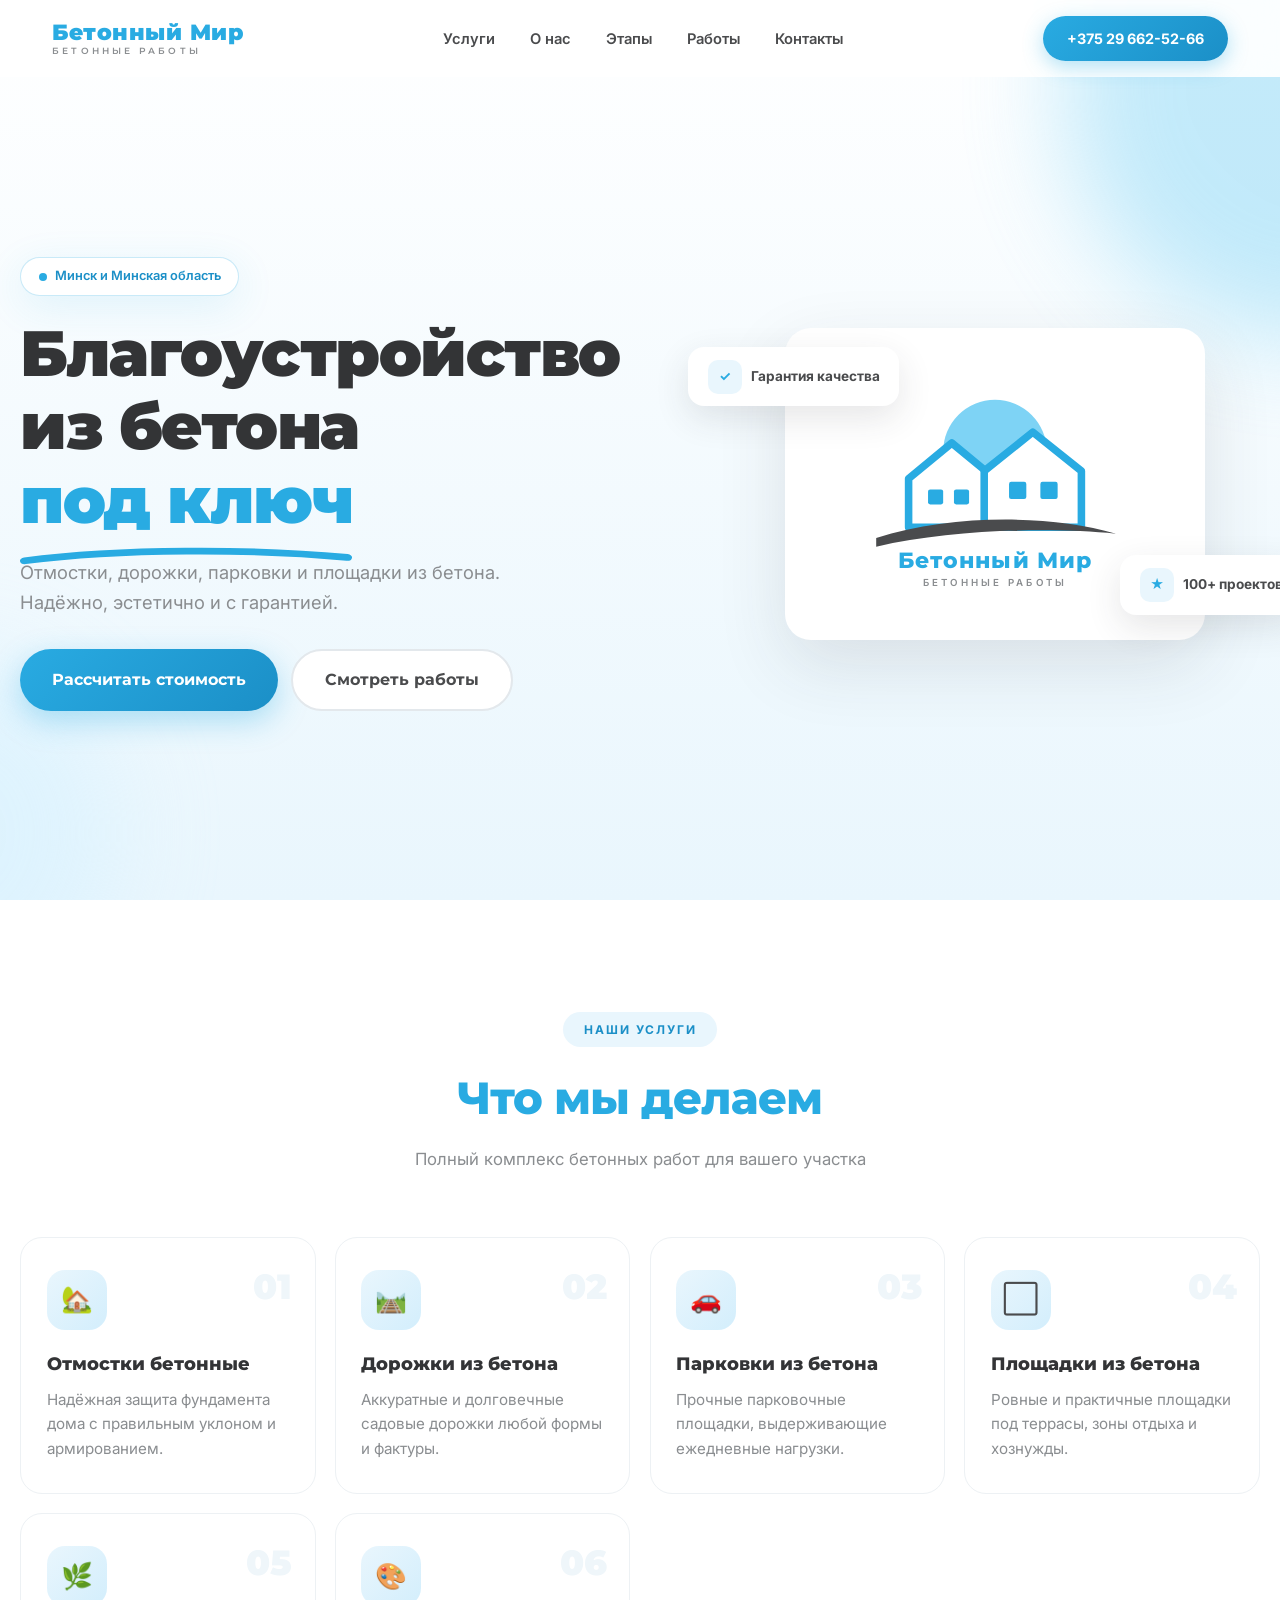
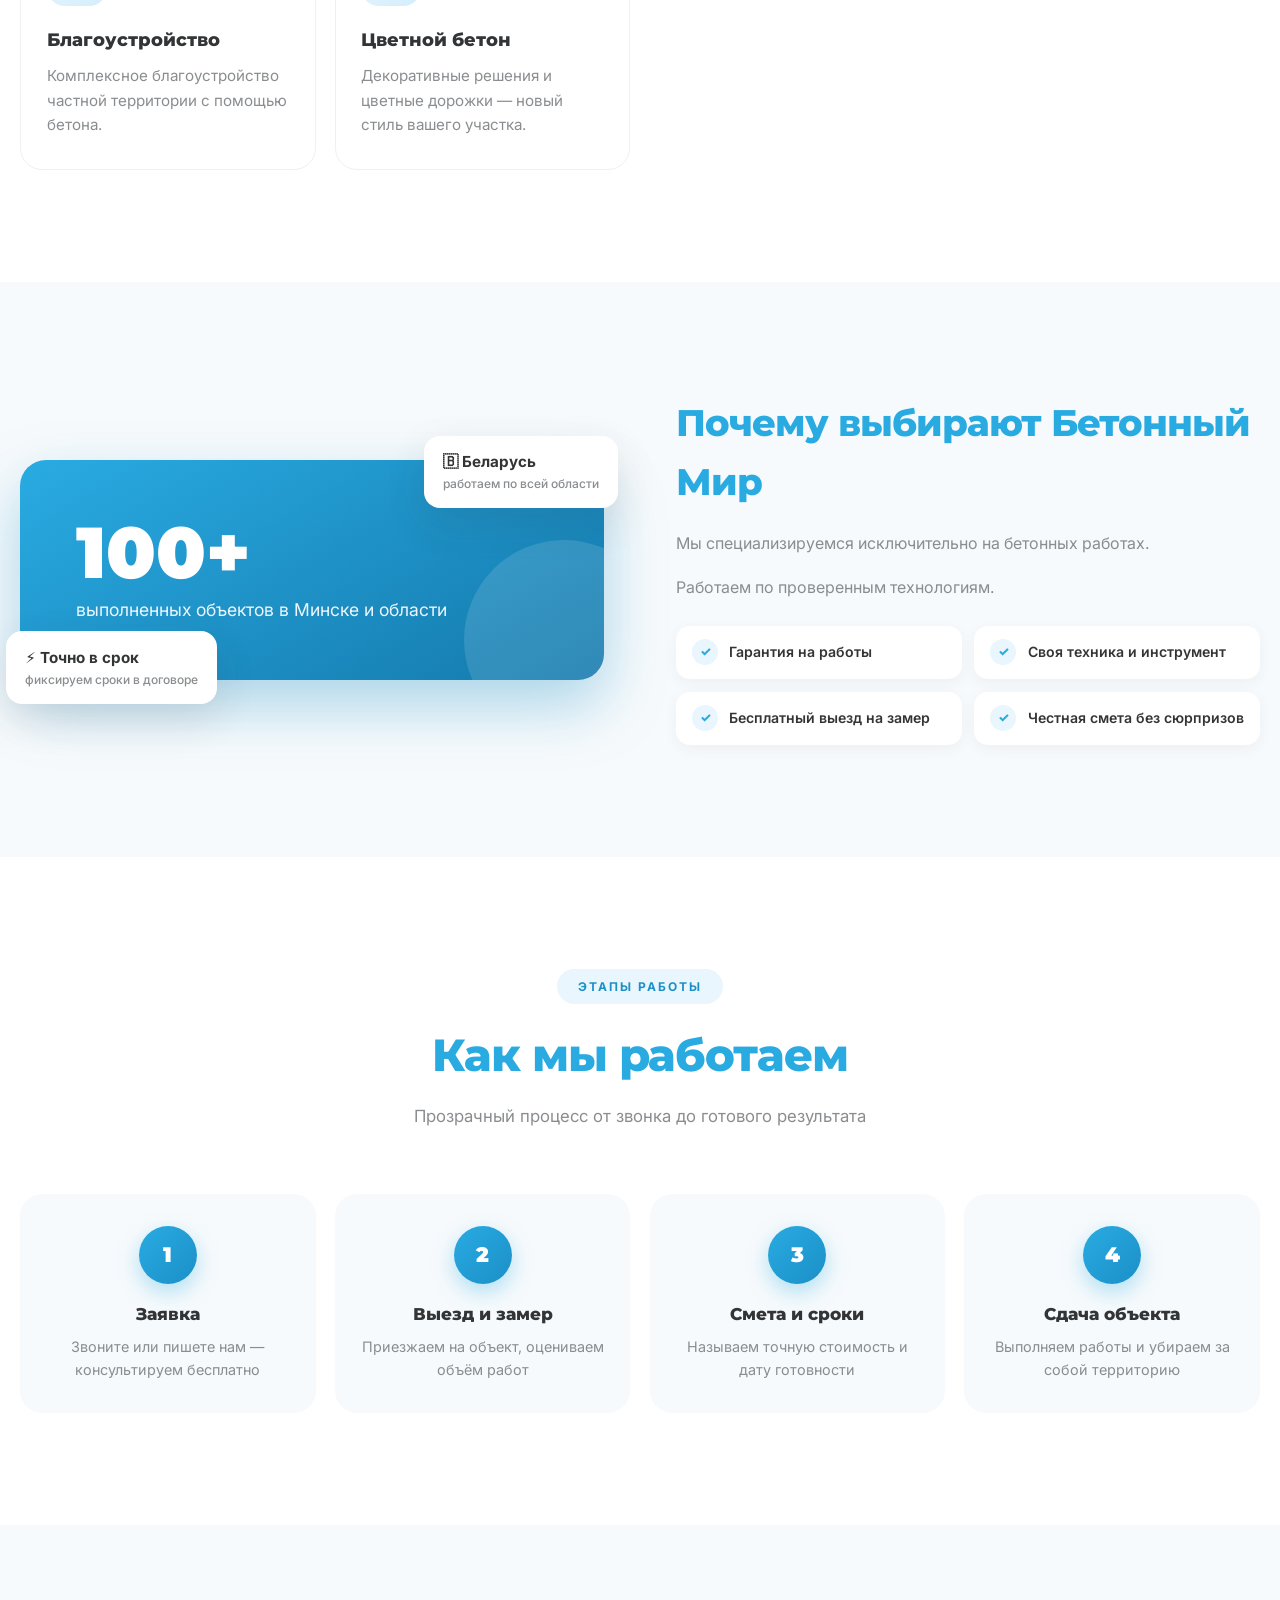
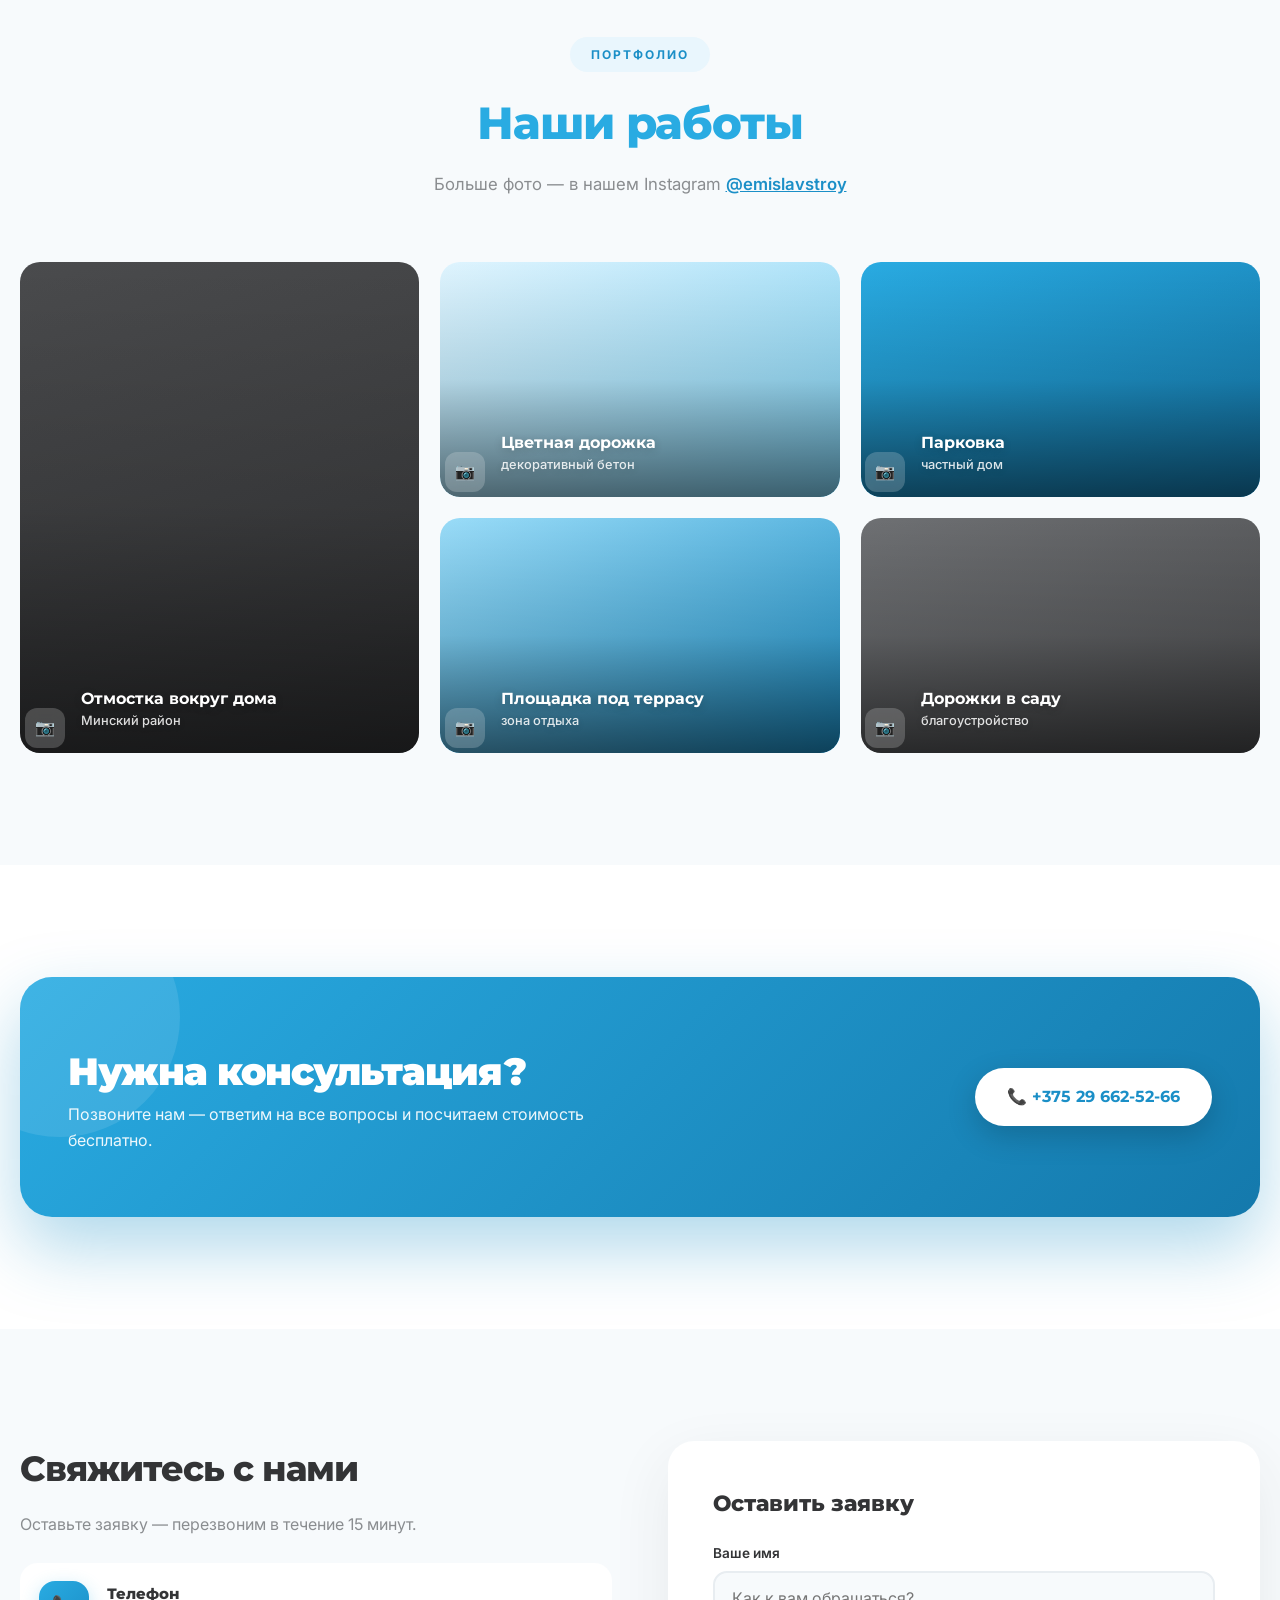
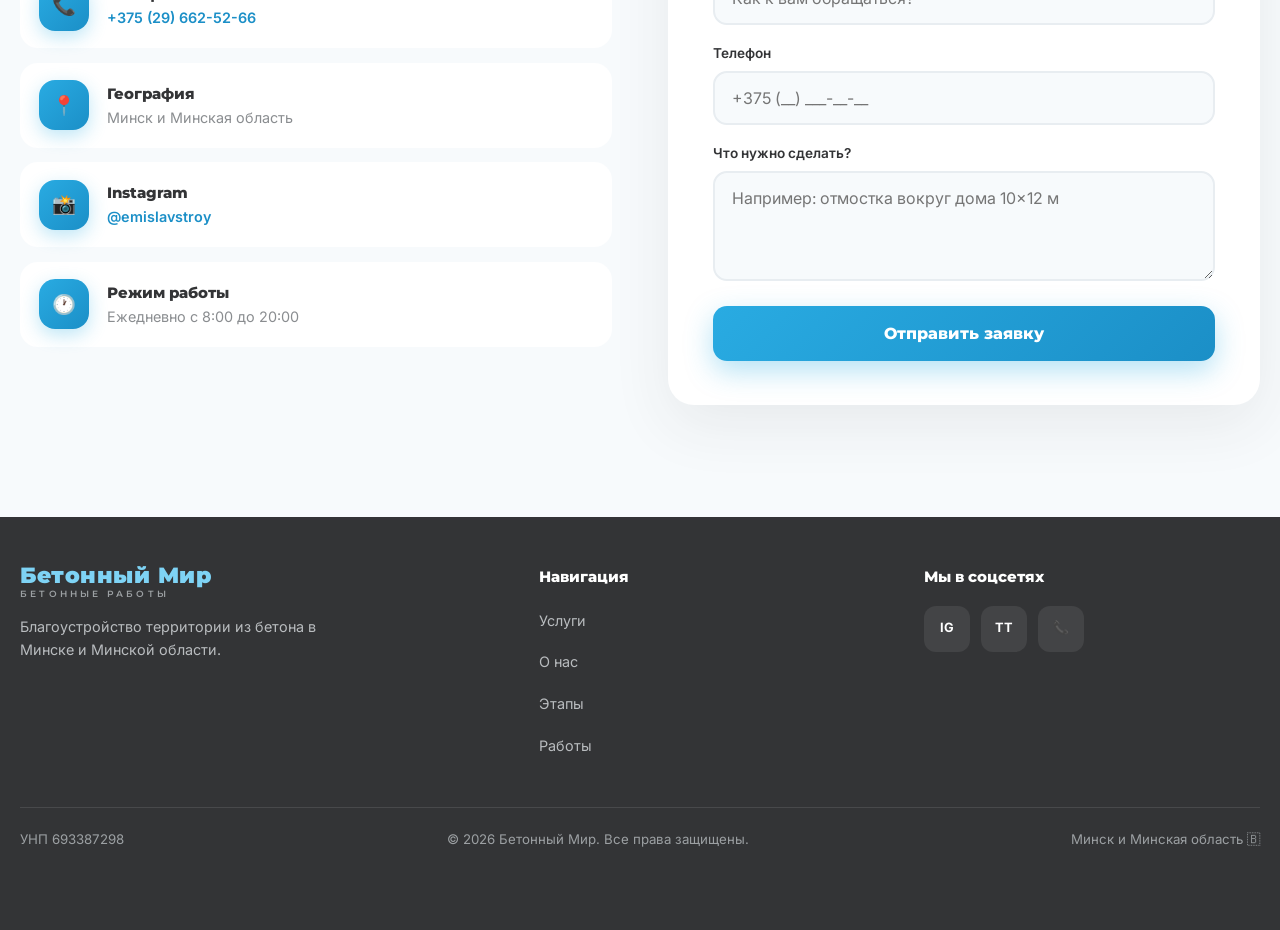
<file: index.html>
<!DOCTYPE html>
<html lang="ru">
<head>
<meta charset="UTF-8">
<meta name="viewport" content="width=device-width, initial-scale=1.0, viewport-fit=cover">
<meta name="description" content="EMISLAVSTROY — бетонные работы в Минске и Минской области.">
<meta name="theme-color" content="#ffffff">
<meta http-equiv="Cache-Control" content="no-cache, no-store, must-revalidate">
<meta http-equiv="Pragma" content="no-cache">
<meta http-equiv="Expires" content="0">
<title>Бетонный Мир — Бетонные работы | Минск и область</title>
<link rel="icon" href="data:image/svg+xml,%3Csvg xmlns='http://www.w3.org/2000/svg' viewBox='0 0 100 100'%3E%3Ccircle cx='50' cy='32' r='24' fill='%237ED3F5'/%3E%3Cpath d='M18 52 L36 37 L54 52 V76 H18 Z' fill='white' stroke='%2329ABE2' stroke-width='6'/%3E%3Cpath d='M48 48 L68 32 L88 48 V76 H48 Z' fill='white' stroke='%2329ABE2' stroke-width='6'/%3E%3C/svg%3E">
<link rel="preconnect" href="https://fonts.googleapis.com">
<link rel="preconnect" href="https://fonts.gstatic.com" crossorigin>
<link href="https://fonts.googleapis.com/css2?family=Montserrat:wght@500;700;800;900&family=Inter:wght@400;500;600;700&display=swap" rel="stylesheet">
<link rel="stylesheet" href="style.css?v=10">
</head>
<body>

<!-- Кнопка перехода в админку (видна только при наличии токена) -->
<a href="admin.html" id="adminLink" class="admin-fab" title="Админ-панель" style="display:none;">⚙️</a>

<nav class="navbar" aria-label="Главная навигация">
  <div class="nav-container">
    <a href="#" class="logo" aria-label="EMISLAVSTROY — на главную">
      <span class="logo-main">Бетонный Мир</span>
      <span class="logo-sub">Бетонные работы</span>
    </a>
    <ul class="nav-links">
      <li><a href="#services">Услуги</a></li>
      <li><a href="#about">О нас</a></li>
      <li><a href="#process">Этапы</a></li>
      <li><a href="#gallery">Работы</a></li>
      <li><a href="#contact">Контакты</a></li>
    </ul>
    <a href="tel:+375296625266" class="nav-phone" id="navPhone">+375 29 662-52-66</a>
    <a href="tel:+375296625266" class="nav-call" aria-label="Позвонить">📞</a>
    <button class="hamburger" id="hamburger" aria-label="Открыть меню" aria-expanded="false" aria-controls="mobileMenu">
      <span></span><span></span><span></span>
    </button>
  </div>
</nav>

<div class="mobile-menu" id="mobileMenu">
  <a class="m-link" href="#services">Услуги</a>
  <a class="m-link" href="#about">О нас</a>
  <a class="m-link" href="#process">Этапы</a>
  <a class="m-link" href="#gallery">Работы</a>
  <a class="m-link" href="#contact">Контакты</a>
  <a class="m-phone" href="tel:+375296625266" id="mobPhone">📞 +375 29 662-52-66</a>
  <div class="m-social">
    <a href="https://www.instagram.com/emislavstroy" target="_blank" rel="noopener" aria-label="Instagram" id="mobInst">IG</a>
    <a href="https://www.tiktok.com/@emislavstroy" target="_blank" rel="noopener" aria-label="TikTok" id="mobTiktok">TT</a>
  </div>
</div>

<header class="hero">
  <div class="hero-blob blob-1"></div>
  <div class="hero-blob blob-2"></div>
  <div class="hero-container">
    <div>
      <div class="hero-badge"><span class="dot"></span> <span id="heroBadge">Минск и Минская область</span></div>
      <h1><span id="heroTitle1">Благоустройство из бетона </span><span class="accent" id="heroTitle2">под ключ
        <svg viewBox="0 0 200 20" fill="none" preserveAspectRatio="none" aria-hidden="true"><path d="M3 15 C 60 4, 140 4, 197 12" stroke="#29ABE2" stroke-width="6" stroke-linecap="round"/></svg>
      </span></h1>
      <p id="heroSubtitle">Отмостки, дорожки, парковки и площадки из бетона. Надёжно, эстетично и с гарантией.</p>
      <div class="hero-buttons">
        <a href="#contact" class="btn btn-primary" id="heroBtn1">Рассчитать стоимость</a>
        <a href="#gallery" class="btn btn-ghost" id="heroBtn2">Смотреть работы</a>
      </div>
    </div>
    <div class="hero-visual">
      <div class="hero-card">
        <svg viewBox="0 0 300 200" fill="none" xmlns="http://www.w3.org/2000/svg" role="img" aria-label="Логотип EMISLAVSTROY">
          <circle cx="150" cy="70" r="48" fill="#7ED3F5"/>
          <g stroke="#29ABE2" stroke-width="7" fill="#fff" stroke-linejoin="round">
            <path d="M70 95 L110 62 L150 95 V140 H70 Z"/>
            <path d="M140 88 L185 52 L230 88 V140 H140 Z"/>
          </g>
          <g fill="#29ABE2">
            <rect x="88" y="105" width="14" height="14" rx="2"/>
            <rect x="112" y="105" width="14" height="14" rx="2"/>
            <rect x="163" y="98" width="16" height="16" rx="2"/>
            <rect x="192" y="98" width="16" height="16" rx="2"/>
          </g>
          <path d="M40 150 C 110 128, 200 128, 262 146 C 200 140, 110 142, 40 158 Z" fill="#4A4B4D"/>
          <text x="150" y="178" text-anchor="middle" font-family="Montserrat, sans-serif" font-weight="800" font-size="20" fill="#29ABE2" letter-spacing="1">Бетонный Мир</text>
          <text x="150" y="194" text-anchor="middle" font-family="Inter, sans-serif" font-weight="600" font-size="9" fill="#8A8D90" letter-spacing="3">БЕТОННЫЕ РАБОТЫ</text>
        </svg>
      </div>
      <div class="hero-float float-1"><span class="ico">✓</span> Гарантия качества</div>
      <div class="hero-float float-2"><span class="ico">★</span> 100+ проектов</div>
    </div>
  </div>
</header>

<main>
<section id="services">
  <div class="container">
    <div class="section-header fade-in">
      <div class="section-tag" id="svcTag">Наши услуги</div>
      <h2 class="section-title"><span id="svcTitle1">Что мы </span><span id="svcTitle2">делаем</span></h2>
      <p class="section-subtitle" id="svcSubtitle">Полный комплекс бетонных работ для вашего участка</p>
    </div>
    <div class="services-grid" id="servicesGrid"></div>
  </div>
</section>

<section id="about" class="about">
  <div class="container">
    <div class="about-grid">
      <div class="about-visual fade-in">
        <div class="about-main-card">
          <div class="big" id="aboutBig">100+</div>
          <div class="lbl" id="aboutLbl">выполненных объектов в Минске и области</div>
        </div>
        <div class="about-mini mini-1">🇧 Беларусь<small>работаем по всей области</small></div>
        <div class="about-mini mini-2">⚡ Точно в срок<small>фиксируем сроки в договоре</small></div>
      </div>
      <div class="about-text fade-in">
        <h2><span id="aboutTitle1">Почему выбирают </span><span id="aboutTitle2">Бетонный Мир</span></h2>
        <p id="aboutP1">Мы специализируемся исключительно на бетонных работах.</p>
        <p id="aboutP2">Работаем по проверенным технологиям.</p>
        <div class="about-features" id="aboutFeatures"></div>
      </div>
    </div>
  </div>
</section>

<section id="process">
  <div class="container">
    <div class="section-header fade-in">
      <div class="section-tag" id="procTag">Этапы работы</div>
      <h2 class="section-title"><span id="procTitle1">Как мы </span><span id="procTitle2">работаем</span></h2>
      <p class="section-subtitle" id="procSubtitle">Прозрачный процесс от звонка до готового результата</p>
    </div>
    <div class="process-steps" id="processSteps"></div>
  </div>
</section>

<section id="gallery" class="gallery">
  <div class="container">
    <div class="section-header fade-in">
      <div class="section-tag" id="galTag">Портфолио</div>
      <h2 class="section-title"><span id="galTitle1">Наши </span><span id="galTitle2">работы</span></h2>
      <p class="section-subtitle" id="galSubtitle">Больше фото — в нашем Instagram <a href="https://www.instagram.com/emislavstroy" target="_blank" rel="noopener" style="color:var(--blue-dark);font-weight:600;" id="galInstLink">@emislavstroy</a></p>
    </div>
    <div class="gallery-grid" id="galleryGrid"></div>
  </div>
</section>

<section>
  <div class="container">
    <div class="cta-box fade-in">
      <div>
        <h2 id="ctaTitle">Нужна консультация?</h2>
        <p id="ctaSubtitle">Позвоните нам — ответим на все вопросы и посчитаем стоимость бесплатно.</p>
      </div>
      <a href="tel:+375296625266" class="btn btn-white" id="ctaPhone">📞 +375 29 662-52-66</a>
    </div>
  </div>
</section>

<section id="contact" class="contact">
  <div class="container">
    <div class="contact-grid">
      <div class="contact-info fade-in">
        <h2 id="contactTitle">Свяжитесь с нами</h2>
        <p id="contactSubtitle">Оставьте заявку — перезвоним в течение 15 минут.</p>
        <div id="contactItems"></div>
      </div>
      <form class="contact-form fade-in" id="contactForm" onsubmit="submitForm(event)">
        <h3>Оставить заявку</h3>
        <div class="form-group"><label for="name">Ваше имя</label><input id="name" type="text" autocomplete="name" placeholder="Как к вам обращаться?" required></div>
        <div class="form-group"><label for="phone">Телефон</label><input id="phone" type="tel" inputmode="tel" autocomplete="tel" placeholder="+375 (__) ___-__-__" required></div>
        <div class="form-group"><label for="msg">Что нужно сделать?</label><textarea id="msg" placeholder="Например: отмостка вокруг дома 10×12 м"></textarea></div>
        <button type="submit" class="form-btn">Отправить заявку</button>
      </form>
    </div>
  </div>
</section>
</main>

<footer class="footer">
  <div class="container">
    <div class="footer-container">
      <div>
        <a href="#" class="logo"><span class="logo-main">Бетонный Мир</span><span class="logo-sub">Бетонные работы</span></a>
        <p class="footer-desc" id="footerDesc">Благоустройство территории из бетона в Минске и Минской области.</p>
      </div>
      <div>
        <h4>Навигация</h4>
        <ul>
          <li><a href="#services">Услуги</a></li>
          <li><a href="#about">О нас</a></li>
          <li><a href="#process">Этапы</a></li>
          <li><a href="#gallery">Работы</a></li>
        </ul>
      </div>
      <div>
        <h4>Мы в соцсетях</h4>
        <div class="socials">
          <a href="https://www.instagram.com/emislavstroy" target="_blank" rel="noopener" aria-label="Instagram" id="footInst">IG</a>
          <a href="https://www.tiktok.com/@emislavstroy" target="_blank" rel="noopener" aria-label="TikTok" id="footTiktok">TT</a>
          <a href="tel:+375296625266" aria-label="Позвонить" id="footPhone">📞</a>
        </div>
      </div>
    </div>
    <div class="footer-bottom">
      <span id="footerUnp">УНП 693387298</span>
      <span id="footerCopy">© 2026 EMISLAVSTROY. Все права защищены.</span>
      <span id="footerGeo">Минск и Минская область 🇧</span>
    </div>
  </div>
</footer>

<div class="mobile-cta">
  <a href="tel:+375296625266" class="call" id="mobCtaCall">📞 Позвонить</a>
  <a href="#contactForm" class="req">Оставить заявку</a>
</div>


<script src="script.js?v=10"></script>
<script>
/* ===== DYNAMIC CONTENT ENGINE ===== */
document.addEventListener('DOMContentLoaded', function(){
  const LS = k => localStorage.getItem(k);
  const LSJ = k => { try { return JSON.parse(LS(k)||'null'); } catch(e){ return null; } };

  const defaultServices = [
    {icon:'🏡', title:'Отмостки бетонные', desc:'Надёжная защита фундамента дома с правильным уклоном и армированием.'},
    {icon:'🛤️', title:'Дорожки из бетона', desc:'Аккуратные и долговечные садовые дорожки любой формы и фактуры.'},
    {icon:'🚗', title:'Парковки из бетона', desc:'Прочные парковочные площадки, выдерживающие ежедневные нагрузки.'},
    {icon:'⬜', title:'Площадки из бетона', desc:'Ровные и практичные площадки под террасы, зоны отдыха и хознужды.'},
    {icon:'🌿', title:'Благоустройство', desc:'Комплексное благоустройство частной территории с помощью бетона.'},
    {icon:'🎨', title:'Цветной бетон', desc:'Декоративные решения и цветные дорожки — новый стиль вашего участка.'}
  ];

  const defaultGallery = [
    {title:'Отмостка вокруг дома', subtitle:'Минский район'},
    {title:'Цветная дорожка', subtitle:'декоративный бетон'},
    {title:'Парковка', subtitle:'частный дом'},
    {title:'Площадка под террасу', subtitle:'зона отдыха'},
    {title:'Дорожки в саду', subtitle:'благоустройство'}
  ];

  const defaultContent = {
    hero:{ badge:'Минск и Минская область', title:'Благоустройство из бетона', titleAccent:'под ключ', subtitle:'Отмостки, дорожки, парковки и площадки из бетона. Надёжно, эстетично и с гарантией.', btnPrimary:'Рассчитать стоимость', btnGhost:'Смотреть работы' },
    services:{ tag:'Наши услуги', title:'Что мы', titleAccent:'делаем', subtitle:'Полный комплекс бетонных работ для вашего участка' },
    about:{ title:'Почему выбирают', titleAccent:'Бетонный Мир', p1:'Мы специализируемся исключительно на бетонных работах.', p2:'Работаем по проверенным технологиям.', stats:{ big:'100+', label:'выполненных объектов в Минске и области' }, features:['Гарантия на работы','Своя техника и инструмент','Бесплатный выезд на замер','Честная смета без сюрпризов'] },
    process:{ tag:'Этапы работы', title:'Как мы', titleAccent:'работаем', subtitle:'Прозрачный процесс от звонка до готового результата', steps:[ {num:'1',title:'Заявка',desc:'Звоните или пишете нам — консультируем бесплатно'}, {num:'2',title:'Выезд и замер',desc:'Приезжаем на объект, оцениваем объём работ'}, {num:'3',title:'Смета и сроки',desc:'Называем точную стоимость и дату готовности'}, {num:'4',title:'Сдача объекта',desc:'Выполняем работы и убираем за собой территорию'} ] },
    gallery:{ tag:'Портфолио', title:'Наши', titleAccent:'работы', subtitle:'Больше фото — в нашем Instagram <a href="https://www.instagram.com/emislavstroy" target="_blank" rel="noopener" style="color:var(--blue-dark);font-weight:600;">@emislavstroy</a>' },
    cta:{ title:'Нужна консультация?', subtitle:'Позвоните нам — ответим на все вопросы и посчитаем стоимость бесплатно.' },
    contact:{ title:'Свяжитесь с нами', subtitle:'Оставьте заявку — перезвоним в течение 15 минут.', items:[ {icon:'📞',title:'Телефон',value:'+375 (29) 662-52-66',type:'phone'}, {icon:'📍',title:'География',value:'Минск и Минская область',type:'text'}, {icon:'📸',title:'Instagram',value:'@emislavstroy',type:'link',url:'https://www.instagram.com/emislavstroy'}, {icon:'🕐',title:'Режим работы',value:'Ежедневно с 8:00 до 20:00',type:'text'} ] },
    footer:{ desc:'Благоустройство территории из бетона в Минске и Минской области.', copy:'© 2026 Бетонный Мир. Все права защищены.', geo:'Минск и Минская область 🇧' }
  };

  const st = LSJ('emis_settings') || {};
  const c = LSJ('emis_content') || defaultContent;

  // Fix corrupted empty steps in localStorage
  if (c.process && c.process.steps && !c.process.steps.length) {
    c.process.steps = JSON.parse(JSON.stringify(defaultContent.process.steps));
    localStorage.setItem('emis_content', JSON.stringify(c));
  }

  function setText(id, val) { const el = document.getElementById(id); if (el && val !== undefined) el.textContent = val; }
  function setHTML(id, val) { const el = document.getElementById(id); if (el && val !== undefined) el.innerHTML = val; }

  // Settings
  const setPhone = (id, phone) => {
    const el = document.getElementById(id);
    if (!el || !phone) return;
    const clean = phone.replace(/\D/g, '');
    el.textContent = (id.includes('cta') || id.includes('mobCta')) ? '📞 ' + phone : phone;
    if (el.tagName === 'A') el.href = 'tel:' + clean;
  };
  if (st.phone) {
    setPhone('navPhone', st.phone); setPhone('mobPhone', st.phone);
    setPhone('ctaPhone', st.phone); setPhone('mobCtaCall', st.phone);
    const fp = document.getElementById('footPhone'); if (fp) fp.href = 'tel:' + st.phone.replace(/\D/g, '');
  }
  if (st.instagram) {
    ['mobInst', 'footInst', 'galInstLink'].forEach(id => { const el = document.getElementById(id); if (el) el.href = st.instagram; });
  }
  if (st.tiktok) {
    ['mobTiktok', 'footTiktok'].forEach(id => { const el = document.getElementById(id); if (el) el.href = st.tiktok; });
  }
  if (st.siteTitle) document.title = st.siteTitle;
  const meta = document.querySelector('meta[name="description"]');
  if (meta && st.metaDescription) meta.content = st.metaDescription;

  // Content
  if (c.hero) {
    setText('heroBadge', c.hero.badge);
    setText('heroTitle1', c.hero.title ? c.hero.title + ' ' : '');
    if (c.hero.titleAccent) {
      const el = document.getElementById('heroTitle2');
      if (el) el.childNodes[0].textContent = c.hero.titleAccent + ' ';
    }
    setText('heroSubtitle', c.hero.subtitle);
    setText('heroBtn1', c.hero.btnPrimary);
    setText('heroBtn2', c.hero.btnGhost);
  }
  if (c.services) {
    setText('svcTag', c.services.tag);
    setText('svcTitle1', c.services.title ? c.services.title + ' ' : '');
    setText('svcTitle2', c.services.titleAccent);
    setText('svcSubtitle', c.services.subtitle);
  }
  if (c.about) {
    setText('aboutTitle1', c.about.title ? c.about.title + ' ' : '');
    setText('aboutTitle2', c.about.titleAccent);
    setText('aboutP1', c.about.p1);
    setText('aboutP2', c.about.p2);
    setText('aboutBig', c.about.stats?.big);
    setText('aboutLbl', c.about.stats?.label);
    if (c.about.features) {
      document.getElementById('aboutFeatures').innerHTML = c.about.features.map(f =>
        `<div class="about-feature"><span class="check">✓</span><span>${f}</span></div>`).join('');
    }
  }

  // Этапы — рендерим с visible классом сразу
  const proc = c.process || defaultContent.process;
  setText('procTag', proc.tag);
  setText('procTitle1', proc.title ? proc.title + ' ' : '');
  setText('procTitle2', proc.titleAccent);
  setText('procSubtitle', proc.subtitle);
  const steps = (proc.steps && proc.steps.length) ? proc.steps : defaultContent.process.steps;
  document.getElementById('processSteps').innerHTML = steps.map(s =>
    `<div class="step fade-in visible"><div class="step-num">${s.num}</div><h3>${s.title}</h3><p>${s.desc}</p></div>`).join('');

  if (c.gallery) {
    setText('galTag', c.gallery.tag);
    setText('galTitle1', c.gallery.title ? c.gallery.title + ' ' : '');
    setText('galTitle2', c.gallery.titleAccent);
    setHTML('galSubtitle', c.gallery.subtitle);
  }
  if (c.cta) {
    setText('ctaTitle', c.cta.title);
    setText('ctaSubtitle', c.cta.subtitle);
  }
  if (c.contact) {
    setText('contactTitle', c.contact.title);
    setText('contactSubtitle', c.contact.subtitle);
    if (c.contact.items) {
      document.getElementById('contactItems').innerHTML = c.contact.items.map(it => {
        let val = it.type === 'phone' ? `<a href="tel:${it.value.replace(/\D/g, '')}">${it.value}</a>` :
                    it.type === 'link' ? `<a href="${it.url || '#' }" target="_blank" rel="noopener">${it.value}</a>` : it.value;
        return `<div class="contact-item"><div class="contact-icon">${it.icon}</div><div><h4>${it.title}</h4><p>${val}</p></div></div>`;
      }).join('');
    }
  }
  if (c.footer) {
    setText('footerDesc', c.footer.desc);
    setText('footerCopy', c.footer.copy);
    setText('footerGeo', c.footer.geo);
  setText('footerUnp', c.footer.unp);
  }

  // Services — fallback + visible
  const svcs = LSJ('emis_services') || defaultServices;
  if (svcs && svcs.length) {
    document.getElementById('servicesGrid').innerHTML = svcs.map((s, i) => {
      const img = s.image ? `<img src="${s.image}" alt="${s.title}" class="svc-img" loading="lazy">` : `<div class="service-icon">${s.icon || '🔧'}</div>`;
      return `<div class="service-card fade-in visible"><span class="num">0${i + 1}</span>${img}<h3>${s.title}</h3><p>${s.desc}</p></div>`;
    }).join('');
  }

  // Gallery — fallback + visible
  const gals = LSJ('emis_gallery') || defaultGallery;
  if (gals && gals.length) {
    document.getElementById('galleryGrid').innerHTML = gals.map(g => {
      const bg = g.image ? `background-image:url('${g.image}');background-size:cover;background-position:center;` : '';
      return `<div class="gallery-item fade-in visible" style="${bg}"><span class="g-icon">📷</span><div class="cap">${g.title}<small>${g.subtitle}</small></div></div>`;
    }).join('');
  }

  // Показать кнопку админки если авторизован
  if (localStorage.getItem('emis_admin_token') === 'ok') {
    document.getElementById('adminLink').style.display = 'flex';
  }

  // Live-sync
  window.addEventListener('storage', e => {
    if (e.key && e.key.startsWith('emis_')) location.reload();
  });
  if (typeof BroadcastChannel !== 'undefined') {
    const bc = new BroadcastChannel('emis_sync');
    bc.onmessage = () => location.reload();
  }
});
</script>
</body>
</html>
</file>
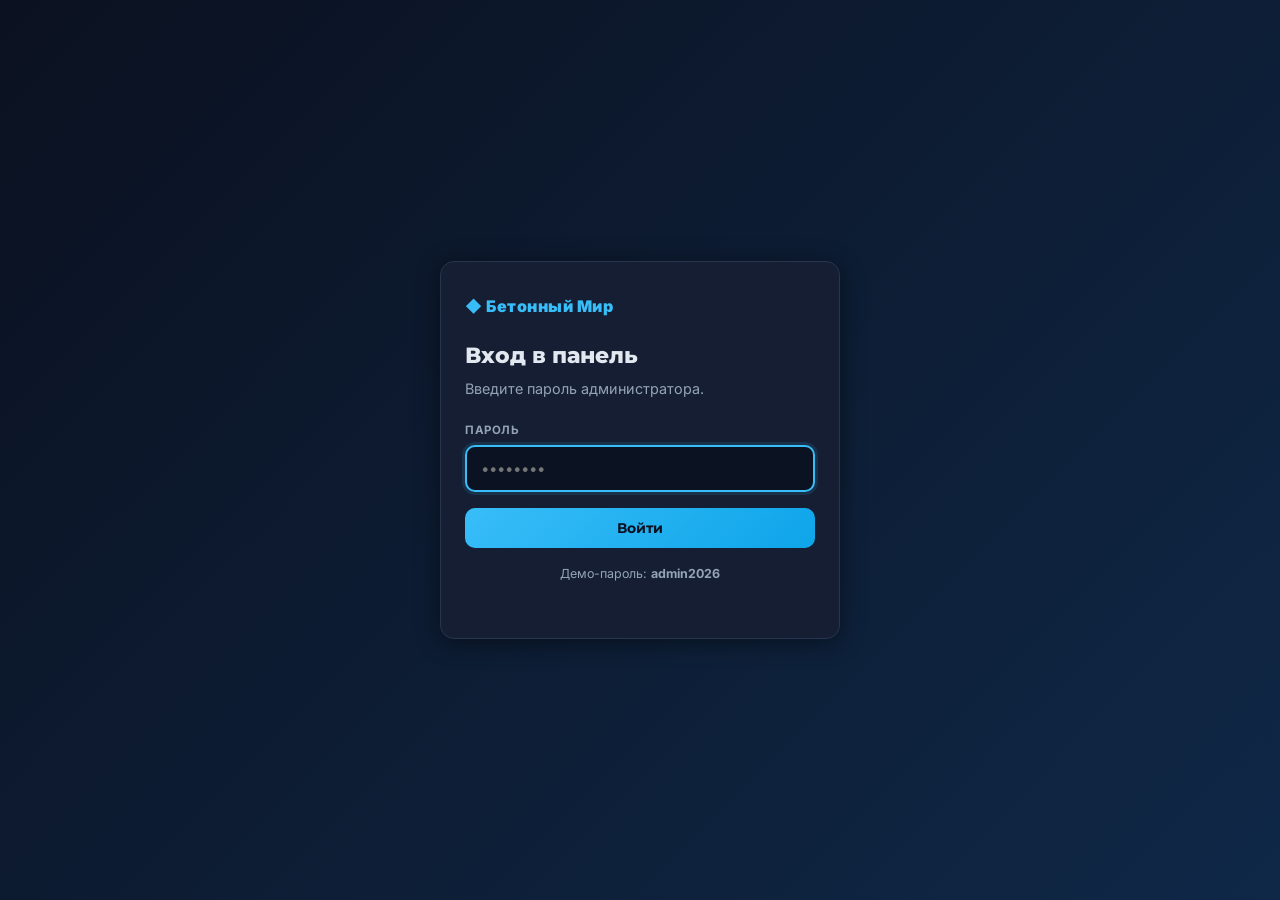
<file: admin.html>
<!DOCTYPE html>
<html lang="ru">
<head>
<meta charset="UTF-8">
<meta name="viewport" content="width=device-width, initial-scale=1.0, viewport-fit=cover">
<title>Админ-панель — Бетонный Мир</title>
<link rel="preconnect" href="https://fonts.googleapis.com">
<link rel="preconnect" href="https://fonts.gstatic.com" crossorigin>
<link href="https://fonts.googleapis.com/css2?family=Montserrat:wght@500;700;800&family=Inter:wght@400;500;600;700&display=swap" rel="stylesheet">
<link rel="stylesheet" href="admin.css">
</head>
<body>

<!-- LOGIN -->
<div class="login-wrap" id="loginPage">
  <div class="login-card">
    <span class="logo">◆ Бетонный Мир</span>
    <h1>Вход в панель</h1>
    <p>Введите пароль администратора.</p>
    <form onsubmit="doLogin(event)">
      <div class="form-row">
        <label>Пароль</label>
        <input type="password" id="adminPass" placeholder="••••••••" required autofocus>
      </div>
      <button type="submit" class="btn btn-primary" style="width:100%;">Войти</button>
    </form>
    <p style="margin-top:1rem;font-size:.78rem;color:var(--text-muted);text-align:center;">Демо-пароль: <b>admin2026</b></p>
  </div>
</div>

<!-- ADMIN LAYOUT -->
<div class="admin-layout" id="adminLayout">

  <aside class="sidebar" id="sidebar">
    <div class="sidebar-brand">
      <div class="logo-main">◆ Бетонный Мир</div>
      <div class="logo-sub">Админ-панель</div>
    </div>
    <ul class="sidebar-nav">
      <li><a data-page="dashboard" onclick="switchPage('dashboard')" class="active"><span class="icon">📊</span> Дашборд</a></li>
      <li><a data-page="content" onclick="switchPage('content')"><span class="icon">📝</span> Тексты сайта</a></li>
      <li><a data-page="requests" onclick="switchPage('requests')"><span class="icon">📨</span> Заявки</a></li>
      <li><a data-page="services" onclick="switchPage('services')"><span class="icon">🛠</span> Услуги</a></li>
      <li><a data-page="gallery" onclick="switchPage('gallery')"><span class="icon">🖼</span> Галерея</a></li>
      <li><a data-page="settings" onclick="switchPage('settings')"><span class="icon">⚙️</span> Настройки</a></li>
    </ul>
    <div class="sidebar-footer">
      <div class="user">
        <div class="avatar">A</div>
        <div>
          <div class="name">Администратор</div>
          <div class="role">Полный доступ</div>
        </div>
      </div>
      <a href="index.html" target="_blank" class="btn btn-primary" style="width:100%;margin-top:.7rem;text-decoration:none;">🌐 Открыть сайт</a>
      <button class="btn btn-ghost" style="width:100%;margin-top:.5rem;" onclick="logout()">Выйти</button>
    </div>
  </aside>

  <div class="overlay" id="overlay" onclick="closeSidebar()"></div>

  <div class="main">
    <header class="header">
      <div style="display:flex;align-items:center;">
        <button class="menu-toggle" onclick="openSidebar()">☰</button>
        <h2 id="pageTitle">Дашборд</h2>
      </div>
      <div class="header-actions">
        <span class="badge badge-new" id="headerBadge">● 0 новых</span>
        <a href="index.html" target="_blank" class="btn btn-sm btn-primary" style="text-decoration:none;">🌐 Сайт</a>
      </div>
    </header>

    <div class="content">

      <!-- LIVE PREVIEW (на всех страницах кроме дашборда) -->
      <div id="livePreviewWrap" style="display:none;margin-bottom:1rem;">
        <div class="card" style="padding:0;overflow:hidden;">
          <div class="card-header" style="padding:.6rem 1rem;">
            <h3 style="font-size:.9rem;">👁 Live-просмотр сайта</h3>
            <button class="btn btn-sm btn-ghost" onclick="refreshPreview()">🔄 Обновить</button>
          </div>
          <div style="position:relative;width:100%;height:0;padding-bottom:56.25%;background:#0b1120;">
            <iframe id="sitePreview" src="index.html" style="position:absolute;inset:0;width:100%;height:100%;border:none;" loading="lazy"></iframe>
          </div>
        </div>
      </div>

      <!-- DASHBOARD -->
      <div class="page active" id="page-dashboard">
        <div class="stats-grid">
          <div class="stat-card"><div class="stat-icon blue">📨</div><div><div class="stat-value" id="dashTotal">0</div><div class="stat-label">Всего заявок</div></div></div>
          <div class="stat-card"><div class="stat-icon yellow">⏳</div><div><div class="stat-value" id="dashNew">0</div><div class="stat-label">Новые</div></div></div>
          <div class="stat-card"><div class="stat-icon green">✓</div><div><div class="stat-value" id="dashDone">0</div><div class="stat-label">Выполнено</div></div></div>
          <div class="stat-card"><div class="stat-icon red">📈</div><div><div class="stat-value" id="dashConversion">0%</div><div class="stat-label">Конверсия</div></div></div>
        </div>
        <div class="card">
          <div class="card-header"><h3>Активность за 7 дней</h3></div>
          <div class="card-body"><div class="chart-wrap"><canvas id="statsChart"></canvas></div></div>
        </div>
        <div class="card" style="margin-top:1rem;">
          <div class="card-header"><h3>Последние заявки</h3><a class="btn btn-sm btn-ghost" onclick="switchPage('requests')">Все →</a></div>
          <div class="card-body table-wrap">
            <table><thead><tr><th>Имя</th><th>Телефон</th><th>Статус</th><th>Дата</th></tr></thead><tbody id="dashRecent"><tr><td colspan="4" class="empty">Нет данных</td></tr></tbody></table>
          </div>
        </div>
      </div>

      <!-- CONTENT EDITOR -->
      <div class="page" id="page-content">
        <form onsubmit="saveContent(event)">

          <div class="card">
            <div class="card-header"><h3>🎯 Hero (главный экран)</h3></div>
            <div class="card-body">
              <div class="editor-grid">
                <div class="editor-group"><label>Бейдж</label><input type="text" id="c_hero_badge"></div>
                <div class="editor-group"><label>Заголовок (до акцента)</label><input type="text" id="c_hero_title"></div>
                <div class="editor-group"><label>Акцент (подчёркнутый)</label><input type="text" id="c_hero_accent"></div>
                <div class="editor-group"><label>Подзаголовок</label><textarea id="c_hero_subtitle"></textarea></div>
                <div class="editor-group"><label>Кнопка 1</label><input type="text" id="c_hero_btn1"></div>
                <div class="editor-group"><label>Кнопка 2</label><input type="text" id="c_hero_btn2"></div>
              </div>
            </div>
          </div>

          <div class="card">
            <div class="card-header"><h3>🛠 Услуги (заголовки)</h3></div>
            <div class="card-body">
              <div class="editor-grid">
                <div class="editor-group"><label>Тег</label><input type="text" id="c_svc_tag"></div>
                <div class="editor-group"><label>Заголовок (до акцента)</label><input type="text" id="c_svc_title"></div>
                <div class="editor-group"><label>Акцент</label><input type="text" id="c_svc_accent"></div>
                <div class="editor-group"><label>Подзаголовок</label><textarea id="c_svc_subtitle"></textarea></div>
              </div>
            </div>
          </div>

          <div class="card">
            <div class="card-header"><h3>ℹ️ О нас</h3></div>
            <div class="card-body">
              <div class="editor-grid">
                <div class="editor-group"><label>Заголовок (до акцента)</label><input type="text" id="c_about_title"></div>
                <div class="editor-group"><label>Акцент</label><input type="text" id="c_about_accent"></div>
                <div class="editor-group"><label>Абзац 1</label><textarea id="c_about_p1"></textarea></div>
                <div class="editor-group"><label>Абзац 2</label><textarea id="c_about_p2"></textarea></div>
                <div class="editor-group"><label>Большая цифра</label><input type="text" id="c_about_big"></div>
                <div class="editor-group"><label>Подпись к цифре</label><input type="text" id="c_about_lbl"></div>
              </div>
              <div style="margin-top:.6rem;">
                <label style="font-size:.72rem;font-weight:700;color:var(--text-muted);text-transform:uppercase;letter-spacing:.4px;margin-bottom:.3rem;display:block;">Преимущества (по одному на строку)</label>
                <textarea id="c_about_features" style="width:100%;padding:.65rem .85rem;border-radius:8px;border:2px solid var(--border);background:#0b1221;color:var(--text);font-family:inherit;font-size:.9rem;min-height:80px;resize:vertical;"></textarea>
              </div>
            </div>
          </div>

          <div class="card">
            <div class="card-header"><h3>📋 Этапы работы</h3></div>
            <div class="card-body">
              <div class="editor-grid">
                <div class="editor-group"><label>Тег</label><input type="text" id="c_proc_tag"></div>
                <div class="editor-group"><label>Заголовок (до акцента)</label><input type="text" id="c_proc_title"></div>
                <div class="editor-group"><label>Акцент</label><input type="text" id="c_proc_accent"></div>
                <div class="editor-group"><label>Подзаголовок</label><textarea id="c_proc_subtitle"></textarea></div>
              </div>
              <div style="margin-top:.8rem;">
                <label style="font-size:.72rem;font-weight:700;color:var(--text-muted);text-transform:uppercase;letter-spacing:.4px;margin-bottom:.3rem;display:block;">Этапы работы</label>
                <div id="stepsEditor"></div>
                <button type="button" class="btn btn-sm btn-ghost" onclick="addStep()" style="margin-top:.5rem;">+ Добавить этап</button>
              </div>
            </div>
          </div>

          <div class="card">
            <div class="card-header"><h3>🖼 Галерея (заголовки)</h3></div>
            <div class="card-body">
              <div class="editor-grid">
                <div class="editor-group"><label>Тег</label><input type="text" id="c_gal_tag"></div>
                <div class="editor-group"><label>Заголовок (до акцента)</label><input type="text" id="c_gal_title"></div>
                <div class="editor-group"><label>Акцент</label><input type="text" id="c_gal_accent"></div>
                <div class="editor-group"><label>Подзаголовок (HTML)</label><textarea id="c_gal_subtitle"></textarea></div>
              </div>
            </div>
          </div>

          <div class="card">
            <div class="card-header"><h3>📞 CTA-блок</h3></div>
            <div class="card-body">
              <div class="editor-grid">
                <div class="editor-group"><label>Заголовок</label><input type="text" id="c_cta_title"></div>
                <div class="editor-group"><label>Подзаголовок</label><textarea id="c_cta_subtitle"></textarea></div>
              </div>
            </div>
          </div>

          <div class="card">
            <div class="card-header"><h3>📇 Контакты</h3></div>
            <div class="card-body">
              <div class="editor-grid">
                <div class="editor-group"><label>Заголовок</label><input type="text" id="c_cont_title"></div>
                <div class="editor-group"><label>Подзаголовок</label><textarea id="c_cont_subtitle"></textarea></div>
              </div>
              <div style="margin-top:.8rem;">
                <label style="font-size:.72rem;font-weight:700;color:var(--text-muted);text-transform:uppercase;letter-spacing:.4px;margin-bottom:.3rem;display:block;">Контактные элементы</label>
                <div id="contactsEditor"></div>
                <button type="button" class="btn btn-sm btn-ghost" onclick="addContact()" style="margin-top:.5rem;">+ Добавить контакт</button>
              </div>
            </div>
          </div>

          <div class="card">
            <div class="card-header"><h3>🔻 Подвал</h3></div>
            <div class="card-body">
              <div class="editor-grid">
                <div class="editor-group"><label>Описание</label><textarea id="c_foot_desc"></textarea></div>
                <div class="editor-group"><label>Копирайт</label><input type="text" id="c_foot_copy"></div>
                <div class="editor-group"><label>Гео-строка</label><input type="text" id="c_foot_geo"></div>
                <div class="editor-group"><label>УНП</label><input type="text" id="c_foot_unp"></div>
              </div>
            </div>
          </div>

          <button type="submit" class="btn btn-primary" style="width:100%;margin-bottom:2rem;">💾 Сохранить все тексты</button>
        </form>
      </div>

      <!-- REQUESTS -->
      <div class="page" id="page-requests">
        <div class="card">
          <div class="card-header">
            <h3>Заявки</h3>
            <div style="display:flex;gap:.4rem;flex-wrap:wrap;">
              <button class="btn btn-sm btn-ghost" onclick="setFilter('all')">Все</button>
              <button class="btn btn-sm btn-ghost" onclick="setFilter('new')">Новые</button>
              <button class="btn btn-sm btn-ghost" onclick="setFilter('wait')">В работе</button>
              <button class="btn btn-sm btn-ghost" onclick="setFilter('done')">Выполнены</button>
              <button class="btn btn-sm btn-primary" onclick="exportCSV()">⬇ CSV</button>
            </div>
          </div>
          <div class="card-body table-wrap">
            <table>
              <thead><tr><th>Имя</th><th>Телефон</th><th>Сообщение</th><th>Статус</th><th>Дата</th><th>Действия</th></tr></thead>
              <tbody id="reqTable"><tr><td colspan="6" class="empty">Нет заявок</td></tr></tbody>
            </table>
          </div>
        </div>
      </div>

      <!-- SERVICES -->
      <div class="page" id="page-services">
        <div class="card">
          <div class="card-header">
            <h3>Услуги на сайте</h3>
            <div style="display:flex;gap:.4rem;">
              <button class="btn btn-sm btn-ghost" onclick="resetServices()">↺ Сбросить</button>
              <button class="btn btn-sm btn-primary" onclick="editService('')">+ Добавить</button>
            </div>
          </div>
          <div class="card-body" id="servicesList"></div>
        </div>
      </div>

      <!-- GALLERY -->
      <div class="page" id="page-gallery">
        <div class="card">
          <div class="card-header">
            <h3>Галерея работ</h3>
            <button class="btn btn-sm btn-primary" onclick="editGallery('')">+ Добавить</button>
          </div>
          <div class="card-body" id="galleryList"></div>
        </div>
      </div>

      <!-- SETTINGS -->
      <div class="page" id="page-settings">
        <div class="card">
          <div class="card-header"><h3>Контакты и SEO</h3></div>
          <div class="card-body">
            <form onsubmit="saveSettings(event)">
              <div class="editor-grid">
                <div class="editor-group"><label>Телефон</label><input type="text" id="setPhone"></div>
                <div class="editor-group"><label>Email</label><input type="email" id="setEmail"></div>
                <div class="editor-group"><label>Адрес / география</label><input type="text" id="setAddress"></div>
                <div class="editor-group"><label>Режим работы</label><input type="text" id="setHours"></div>
                <div class="editor-group"><label>Instagram URL</label><input type="url" id="setInst"></div>
                <div class="editor-group"><label>TikTok URL</label><input type="url" id="setTiktok"></div>
                <div class="editor-group"><label>Заголовок сайта (title)</label><input type="text" id="setTitle"></div>
                <div class="editor-group"><label>Meta description</label><textarea id="setMeta"></textarea></div>
              </div>
              <button type="submit" class="btn btn-primary" style="margin-top:.6rem;">💾 Сохранить настройки</button>
            </form>
          </div>
        </div>
      </div>

    </div>
  </div>
</div>

<!-- MODAL: EDIT REQUEST -->
<div class="modal-overlay" id="modalEdit">
  <div class="modal">
    <div class="modal-header"><h3>Редактировать заявку</h3><button class="modal-close" onclick="closeModal('modalEdit')">×</button></div>
    <form onsubmit="saveEdit(event)">
      <div class="modal-body">
        <input type="hidden" id="editIdx">
        <div class="form-row"><label>Имя</label><input type="text" id="editName" required></div>
        <div class="form-row"><label>Телефон</label><input type="tel" id="editPhone" required></div>
        <div class="form-row"><label>Сообщение</label><textarea id="editMsg"></textarea></div>
        <div class="form-row"><label>Статус</label>
          <select id="editStatus"><option value="new">Новая</option><option value="wait">В работе</option><option value="done">Выполнена</option></select>
        </div>
      </div>
      <div class="modal-footer">
        <button type="button" class="btn btn-ghost" onclick="closeModal('modalEdit')">Отмена</button>
        <button type="submit" class="btn btn-primary">Сохранить</button>
      </div>
    </form>
  </div>
</div>

<!-- MODAL: EDIT SERVICE -->
<div class="modal-overlay" id="modalService">
  <div class="modal">
    <div class="modal-header"><h3>Услуга</h3><button class="modal-close" onclick="closeModal('modalService')">×</button></div>
    <form onsubmit="saveService(event)">
      <div class="modal-body">
        <input type="hidden" id="svcIdx">
        <div class="form-row"><label>Название</label><input type="text" id="svcTitle" required></div>
        <div class="form-row"><label>Описание</label><textarea id="svcDesc" required></textarea></div>
        <div class="form-row">
          <label>Фото</label>
          <img class="img-preview" id="svcPreview">
          <div class="file-input-wrap">
            <div class="file-btn">📎 Нажмите или перетащите фото</div>
            <input type="file" id="svcFile" accept="image/*" onchange="handleFile(this,'svcPreview','svcImage')">
          </div>
          <small>Или вставьте URL: <input type="text" id="svcImage" placeholder="https://..." style="margin-top:.3rem;"></small>
        </div>
      </div>
      <div class="modal-footer">
        <button type="button" class="btn btn-ghost" onclick="closeModal('modalService')">Отмена</button>
        <button type="submit" class="btn btn-primary">Сохранить</button>
      </div>
    </form>
  </div>
</div>

<!-- MODAL: EDIT GALLERY -->
<div class="modal-overlay" id="modalGallery">
  <div class="modal">
    <div class="modal-header"><h3>Элемент галереи</h3><button class="modal-close" onclick="closeModal('modalGallery')">×</button></div>
    <form onsubmit="saveGallery(event)">
      <div class="modal-body">
        <input type="hidden" id="galIdx">
        <div class="form-row"><label>Название</label><input type="text" id="galTitle" required></div>
        <div class="form-row"><label>Подпись</label><input type="text" id="galSubtitle" required></div>
        <div class="form-row">
          <label>Фото</label>
          <img class="img-preview" id="galPreview">
          <div class="file-input-wrap">
            <div class="file-btn">📎 Нажмите или перетащите фото</div>
            <input type="file" id="galFile" accept="image/*" onchange="handleFile(this,'galPreview','galImage')">
          </div>
          <small>Или вставьте URL: <input type="text" id="galImage" placeholder="https://..." style="margin-top:.3rem;"></small>
        </div>
      </div>
      <div class="modal-footer">
        <button type="button" class="btn btn-ghost" onclick="closeModal('modalGallery')">Отмена</button>
        <button type="submit" class="btn btn-primary">Сохранить</button>
      </div>
    </form>
  </div>
</div>

<div class="toast-container" id="toastContainer"></div>

<script src="admin.js"></script>
</body>
</html>
</file>
<file: style.css>
/* ============ БАЗА (mobile-first) ============ */
:root {
    --blue: #29ABE2;
    --blue-dark: #1B8FC7;
    --blue-deep: #1479AC;
    --blue-light: #E9F6FD;
    --blue-sky: #7ED3F5;
    --graphite: #4A4B4D;
    --graphite-dark: #333436;
    --gray: #8A8D90;
    --light: #F7FAFC;
    --white: #FFFFFF;
    --radius: 22px;
    --shadow: 0 10px 40px rgba(41,171,226,.12);
    --nav-h: 64px;
    --safe-b: env(safe-area-inset-bottom, 0px);
    --safe-t: env(safe-area-inset-top, 0px);
}

* { margin: 0; padding: 0; box-sizing: border-box; }

html {
    scroll-behavior: smooth;
    -webkit-text-size-adjust: 100%;
    text-size-adjust: 100%;
}

body {
    font-family: 'Inter', system-ui, -apple-system, sans-serif;
    font-size: 16px;
    color: var(--graphite);
    background: var(--white);
    line-height: 1.6;
    overflow-x: clip;
    -webkit-tap-highlight-color: transparent;
    touch-action: manipulation;
}

h1,h2,h3,h4,.logo { font-family: 'Montserrat', sans-serif; }
img, svg { max-width: 100%; display: block; }
a { -webkit-touch-callout: none; }

::selection { background: var(--blue); color: #fff; }

:focus-visible { outline: 3px solid var(--blue); outline-offset: 3px; border-radius: 6px; }

/* Контейнер — резиновый на всех экранах */
.container {
    width: min(100% - 2.5rem, 1300px);
    margin-inline: auto;
}

section {
    padding: clamp(3.5rem, 9vw, 7rem) 0;
    scroll-margin-top: calc(var(--nav-h) + 12px);
}

/* ============ NAVBAR ============ */
.navbar {
    position: fixed; top: 0; left: 0; right: 0; z-index: 1000;
    padding: .8rem 1.2rem;
    padding-top: calc(.8rem + var(--safe-t));
    background: rgba(255,255,255,.92);
    backdrop-filter: blur(14px);
    -webkit-backdrop-filter: blur(14px);
    transition: box-shadow .3s, padding .3s;
}
.navbar.scrolled { box-shadow: 0 4px 24px rgba(51,52,54,.08); }

.nav-container {
    width: min(100% - 2.5rem, 1300px);
    margin-inline: auto;
    display: flex; align-items: center; justify-content: space-between; gap: 1rem;
}

.logo { display: flex; flex-direction: column; line-height: 1; text-decoration: none; }
.logo-main { font-size: clamp(1rem, 4vw, 1.35rem); font-weight: 900; color: var(--blue); letter-spacing: .5px; }
.logo-sub { font-size: .55rem; font-weight: 600; color: var(--gray); letter-spacing: 3.2px; margin-top: 3px; text-transform: uppercase; }

.nav-links { display: none; }
.nav-phone { display: none; }

/* Кнопка звонка (мобайл) — 44px tap-target */
.nav-call {
    width: 44px; height: 44px; border-radius: 50%;
    background: linear-gradient(135deg, var(--blue), var(--blue-dark));
    color: #fff; display: flex; align-items: center; justify-content: center;
    text-decoration: none; font-size: 1.1rem; flex-shrink: 0;
    box-shadow: 0 6px 18px rgba(41,171,226,.35);
}

.hamburger {
    width: 44px; height: 44px; border: 0; background: transparent;
    display: flex; flex-direction: column; align-items: center; justify-content: center;
    gap: 5px; cursor: pointer; border-radius: 10px;
}
.hamburger span { width: 24px; height: 3px; background: var(--graphite); border-radius: 2px; transition: .3s; }
.hamburger.active span:nth-child(1) { transform: translateY(8px) rotate(45deg); }
.hamburger.active span:nth-child(2) { opacity: 0; }
.hamburger.active span:nth-child(3) { transform: translateY(-8px) rotate(-45deg); }

/* Мобильное меню — во весь экран */
.mobile-menu {
    position: fixed; inset: 0; z-index: 999;
    background: #fff;
    padding: calc(var(--nav-h) + var(--safe-t) + 1.5rem) 1.5rem 2rem;
    display: flex; flex-direction: column; gap: .4rem;
    transform: translateX(100%);
    transition: transform .4s cubic-bezier(.4,0,.2,1);
    visibility: hidden;
}
.mobile-menu.open { transform: translateX(0); visibility: visible; }
.mobile-menu a.m-link {
    font-family: 'Montserrat'; font-weight: 800; font-size: 1.3rem;
    color: var(--graphite-dark); text-decoration: none;
    padding: .9rem .5rem; border-bottom: 1px solid #EEF2F5;
    min-height: 48px; display: flex; align-items: center;
}
.mobile-menu a.m-link:active { color: var(--blue); }
.mobile-menu .m-phone {
    margin-top: 1.5rem; text-align: center;
    background: linear-gradient(135deg, var(--blue), var(--blue-dark));
    color: #fff; text-decoration: none; font-weight: 800; font-family: 'Montserrat';
    padding: 1.1rem; border-radius: 16px; font-size: 1.1rem;
    box-shadow: 0 10px 30px rgba(41,171,226,.35);
}
.mobile-menu .m-social { margin-top: auto; display: flex; gap: .8rem; justify-content: center; padding-top: 1.5rem; }
.mobile-menu .m-social a {
    width: 48px; height: 48px; border-radius: 14px; background: var(--blue-light);
    color: var(--blue-dark); font-weight: 800; display: flex; align-items: center; justify-content: center;
    text-decoration: none; font-size: .85rem;
}
body.menu-open { overflow: hidden; }

/* ============ HERO ============ */
.hero {
    min-height: 100vh;
    min-height: 100dvh; /* корректная высота на мобильных браузерах */
    background: linear-gradient(180deg, #fff 0%, var(--blue-light) 100%);
    display: flex; align-items: center;
    position: relative; overflow: hidden;
    padding: calc(var(--nav-h) + var(--safe-t) + 2.5rem) 0 calc(3rem + var(--safe-b));
}
.hero-blob { position: absolute; border-radius: 50%; filter: blur(50px); opacity: .45; pointer-events: none; }
.blob-1 { width: min(70vw, 500px); height: min(70vw, 500px); background: var(--blue-sky); top: -18%; right: -22%; }
.blob-2 { width: min(55vw, 350px); height: min(55vw, 350px); background: #CFEFFF; bottom: -12%; left: -18%; }

.hero-container {
    width: min(100% - 2.5rem, 1300px); margin-inline: auto;
    display: grid; grid-template-columns: 1fr; gap: 3rem;
    align-items: center; position: relative; z-index: 2;
}

.hero-badge {
    display: inline-flex; align-items: center; gap: .5rem;
    background: #fff; border: 1px solid rgba(41,171,226,.25);
    color: var(--blue-dark); font-weight: 600; font-size: .8rem;
    padding: .5rem 1.1rem; border-radius: 50px; margin-bottom: 1.3rem;
    box-shadow: var(--shadow);
}
.hero-badge .dot { width: 8px; height: 8px; border-radius: 50%; background: var(--blue); animation: pulse 2s infinite; }
@keyframes pulse { 0%,100%{box-shadow:0 0 0 0 rgba(41,171,226,.4);} 50%{box-shadow:0 0 0 8px rgba(41,171,226,0);} }

.hero h1 {
    font-size: clamp(1.75rem, 6.5vw, 4rem);
    font-weight: 900; color: var(--graphite-dark);
    line-height: 1.15; letter-spacing: -1px; margin-bottom: 1.3rem;
    overflow-wrap: break-word;
}
.hero h1 .accent { color: var(--blue); position: relative; display: inline-block; }
.hero h1 .accent svg { position: absolute; left: 0; bottom: -.45em; width: 100%; height: .35em; }

.hero p { font-size: clamp(.98rem, 2.5vw, 1.15rem); color: var(--gray); max-width: 540px; margin-bottom: 2rem; }

.hero-buttons { display: flex; flex-direction: column; gap: .8rem; }
.btn {
    padding: 1rem 2rem; min-height: 52px; border-radius: 50px;
    font-weight: 700; font-size: 1rem; text-decoration: none;
    transition: transform .3s, box-shadow .3s, border-color .3s, color .3s;
    display: inline-flex; align-items: center; justify-content: center; gap: .6rem;
    font-family: 'Montserrat'; text-align: center;
}
.btn-primary { background: linear-gradient(135deg, var(--blue), var(--blue-dark)); color: #fff; box-shadow: 0 10px 30px rgba(41,171,226,.35); }
.btn-primary:active { transform: scale(.97); }
.btn-ghost { background: #fff; color: var(--graphite); border: 2px solid #E3E8EC; }

.hero-visual { display: flex; justify-content: center; position: relative; }
.hero-card {
    background: #fff; border-radius: 26px; padding: clamp(1.5rem, 5vw, 3rem);
    box-shadow: 0 25px 70px rgba(51,52,54,.12); text-align: center;
    width: min(100%, 420px);
}
.hero-float { display: none; }

/* ============ СЕКЦИИ: заголовки ============ */
.section-header { text-align: center; margin-bottom: clamp(2.5rem, 6vw, 4rem); }
.section-tag {
    display: inline-block; background: var(--blue-light); color: var(--blue-dark);
    font-weight: 700; font-size: .75rem; letter-spacing: 2px; text-transform: uppercase;
    padding: .5rem 1.3rem; border-radius: 50px; margin-bottom: 1rem;
}
.section-title { font-size: clamp(1.6rem, 5.5vw, 2.8rem); font-weight: 800; color: var(--graphite-dark); letter-spacing: -1px; margin-bottom: .7rem; }
.section-title span { color: var(--blue); }
.section-subtitle { color: var(--gray); font-size: clamp(.95rem, 2.5vw, 1.05rem); max-width: 640px; margin-inline: auto; }

/* ============ УСЛУГИ ============ */
.services-grid {
    display: grid; gap: 1.2rem;
    grid-template-columns: repeat(auto-fit, minmax(min(100%, 280px), 1fr));
}
.service-card {
    background: #fff; border: 1px solid #EDF1F4; border-radius: var(--radius);
    padding: 2rem 1.6rem; transition: transform .35s, box-shadow .35s, border-color .35s;
    position: relative; overflow: hidden;
}
.service-card .num { position: absolute; top: 1.3rem; right: 1.4rem; font-family: 'Montserrat'; font-weight: 900; font-size: 2.2rem; color: #EFF6FA; }
.service-icon {
    width: 60px; height: 60px; border-radius: 18px;
    background: linear-gradient(135deg, var(--blue-light), #D3EEFC);
    display: flex; align-items: center; justify-content: center;
    font-size: 1.6rem; margin-bottom: 1.2rem;
}
.service-card h3 { font-size: 1.15rem; font-weight: 800; color: var(--graphite-dark); margin-bottom: .6rem; }
.service-card p { color: var(--gray); font-size: .95rem; }

/* ============ О НАС ============ */
.about { background: var(--light); }
.about-grid { display: grid; grid-template-columns: 1fr; gap: 3.5rem; align-items: center; }
.about-visual { position: relative; margin-top: 1.5rem; }
.about-main-card {
    background: linear-gradient(150deg, var(--blue), var(--blue-deep));
    border-radius: 26px; padding: clamp(2rem, 6vw, 3.5rem); color: #fff;
    box-shadow: 0 25px 60px rgba(27,143,199,.35);
    position: relative; overflow: hidden;
}
.about-main-card::after { content:''; position: absolute; right: -60px; bottom: -60px; width: 200px; height: 200px; border-radius: 50%; background: rgba(255,255,255,.12); }
.about-main-card .big { font-family: 'Montserrat'; font-size: clamp(3rem, 10vw, 4.5rem); font-weight: 900; line-height: 1; }
.about-main-card .lbl { font-size: clamp(.95rem, 2.5vw, 1.1rem); opacity: .92; margin-top: .5rem; }
.about-mini {
    position: absolute; background: #fff; border-radius: 16px; padding: .9rem 1.2rem;
    box-shadow: 0 15px 40px rgba(51,52,54,.12); font-weight: 700; color: var(--graphite-dark); font-size: .95rem;
}
.about-mini small { display: block; color: var(--gray); font-weight: 500; font-size: .75rem; }
.mini-1 { top: -18px; right: 8px; }
.mini-2 { bottom: -18px; left: 8px; }

.about-text h2 { font-size: clamp(1.6rem, 5vw, 2.3rem); font-weight: 800; color: var(--graphite-dark); letter-spacing: -1px; margin-bottom: 1.2rem; }
.about-text h2 span { color: var(--blue); }
.about-text p { color: var(--gray); margin-bottom: 1.1rem; }
.about-features { display: grid; grid-template-columns: 1fr; gap: .8rem; margin-top: 1.6rem; }
.about-feature { display: flex; align-items: center; gap: .7rem; background: #fff; padding: .85rem 1rem; border-radius: 14px; box-shadow: 0 4px 14px rgba(51,52,54,.05); }
.about-feature .check { width: 26px; height: 26px; flex-shrink: 0; border-radius: 50%; background: var(--blue-light); color: var(--blue); font-weight: 800; display: flex; align-items: center; justify-content: center; font-size: .8rem; }
.about-feature span { font-weight: 600; font-size: .88rem; color: var(--graphite-dark); }

/* ============ ЭТАПЫ ============ */
.process-steps {
    display: grid; gap: 1.2rem;
    grid-template-columns: repeat(auto-fit, minmax(min(100%, 220px), 1fr));
}
.step { background: var(--light); border-radius: var(--radius); padding: 2rem 1.4rem; text-align: center; transition: transform .3s, box-shadow .3s, background .3s; }
.step-num {
    width: 58px; height: 58px; margin: 0 auto 1.1rem; border-radius: 50%;
    background: linear-gradient(135deg, var(--blue), var(--blue-dark));
    color: #fff; font-family: 'Montserrat'; font-weight: 900; font-size: 1.3rem;
    display: flex; align-items: center; justify-content: center;
    box-shadow: 0 8px 22px rgba(41,171,226,.35);
}
.step h3 { font-size: 1.05rem; font-weight: 800; color: var(--graphite-dark); margin-bottom: .4rem; }
.step p { color: var(--gray); font-size: .9rem; }

/* ============ ГАЛЕРЕЯ ============ */
.gallery { background: var(--light); }
.gallery-grid {
    display: grid; gap: 1.1rem;
    grid-template-columns: repeat(auto-fit, minmax(min(100%, 260px), 1fr));
}
.gallery-item {
    border-radius: 20px; overflow: hidden; position: relative;
    aspect-ratio: 4 / 3;
    background: linear-gradient(150deg, #BEE7FA, var(--blue));
    display: flex; align-items: flex-end; padding: 1.3rem;
    transition: transform .3s, box-shadow .3s;
}
.gallery-item:nth-child(1) { background: linear-gradient(160deg, var(--graphite), var(--graphite-dark)); }
.gallery-item:nth-child(2) { background: linear-gradient(150deg, #DFF4FE, var(--blue-sky)); }
.gallery-item:nth-child(3) { background: linear-gradient(150deg, var(--blue), var(--blue-deep)); }
.gallery-item:nth-child(4) { background: linear-gradient(150deg, #9ADCF8, var(--blue-dark)); }
.gallery-item:nth-child(5) { background: linear-gradient(150deg, #6E7073, #4A4B4D); }
.gallery-item .cap { color: #fff; font-weight: 700; font-family: 'Montserrat'; font-size: 1rem; text-shadow: 0 2px 8px rgba(0,0,0,.2); }
.gallery-item .cap small { display: block; font-weight: 500; font-family: 'Inter'; opacity: .85; font-size: .8rem; }
.gallery-item .g-icon { position: absolute; top: 1rem; right: 1rem; width: 40px; height: 40px; background: rgba(255,255,255,.2); backdrop-filter: blur(6px); border-radius: 12px; display: flex; align-items: center; justify-content: center; }

/* ============ CTA ============ */
.cta-box {
    background: linear-gradient(135deg, var(--blue), var(--blue-deep));
    border-radius: clamp(20px, 4vw, 32px);
    padding: clamp(2.2rem, 6vw, 4rem) clamp(1.5rem, 5vw, 3rem);
    color: #fff; display: flex; flex-direction: column; align-items: center;
    text-align: center; gap: 1.8rem; position: relative; overflow: hidden;
    box-shadow: 0 30px 70px rgba(27,143,199,.35);
}
.cta-box::before { content:''; position: absolute; left: -80px; top: -80px; width: 240px; height: 240px; border-radius: 50%; background: rgba(255,255,255,.1); }
.cta-box h2 { font-size: clamp(1.4rem, 4.5vw, 2.4rem); font-weight: 900; letter-spacing: -1px; position: relative; z-index: 2; }
.cta-box p { opacity: .92; max-width: 540px; position: relative; z-index: 2; }
.btn-white { background: #fff; color: var(--blue-dark); position: relative; z-index: 2; box-shadow: 0 10px 30px rgba(0,0,0,.18); width: 100%; max-width: 340px; }

/* ============ КОНТАКТЫ ============ */
.contact { background: var(--light); }
.contact-grid { display: grid; grid-template-columns: 1fr; gap: 2.8rem; }
.contact-info h2 { font-size: clamp(1.6rem, 5vw, 2.2rem); font-weight: 800; color: var(--graphite-dark); letter-spacing: -1px; margin-bottom: .9rem; }
.contact-info > p { color: var(--gray); margin-bottom: 1.6rem; }
.contact-item { display: flex; align-items: center; gap: 1.1rem; background: #fff; padding: 1.1rem 1.2rem; border-radius: 18px; margin-bottom: .9rem; transition: transform .3s, box-shadow .3s; }
.contact-icon { width: 50px; height: 50px; flex-shrink: 0; border-radius: 16px; background: linear-gradient(135deg, var(--blue), var(--blue-dark)); color: #fff; display: flex; align-items: center; justify-content: center; font-size: 1.2rem; box-shadow: 0 6px 18px rgba(41,171,226,.3); }
.contact-item h4 { font-size: .95rem; font-weight: 800; color: var(--graphite-dark); }
.contact-item p { color: var(--gray); font-size: .9rem; }
.contact-item a { color: var(--blue-dark); text-decoration: none; font-weight: 600; }

.contact-form { background: #fff; border-radius: 26px; padding: clamp(1.6rem, 5vw, 2.8rem); box-shadow: 0 20px 60px rgba(51,52,54,.08); }
.contact-form h3 { font-size: 1.35rem; font-weight: 800; color: var(--graphite-dark); margin-bottom: 1.4rem; }
.form-group { margin-bottom: 1.1rem; }
.form-group label { display: block; font-weight: 600; font-size: .85rem; color: var(--graphite-dark); margin-bottom: .4rem; }
.form-group input, .form-group textarea {
    width: 100%; padding: .95rem 1.1rem;
    border: 2px solid #E8EDF1; border-radius: 14px;
    font-family: inherit; font-size: 16px; /* 16px — iOS не зумит при фокусе */
    color: var(--graphite-dark); background: var(--light); transition: border-color .3s, box-shadow .3s, background .3s;
}
.form-group input:focus, .form-group textarea:focus { outline: none; border-color: var(--blue); background: #fff; box-shadow: 0 0 0 4px rgba(41,171,226,.12); }
.form-group textarea { min-height: 110px; resize: vertical; }
.form-btn {
    width: 100%; padding: 1.1rem; min-height: 52px; border: 0; border-radius: 14px;
    background: linear-gradient(135deg, var(--blue), var(--blue-dark)); color: #fff;
    font-family: 'Montserrat'; font-weight: 800; font-size: 1rem; cursor: pointer;
    transition: transform .3s, box-shadow .3s; box-shadow: 0 10px 28px rgba(41,171,226,.35);
}
.form-btn:active { transform: scale(.98); }

/* ============ FOOTER ============ */
.footer { background: var(--graphite-dark); color: #fff; padding: 3rem 0 calc(5rem + env(safe-area-inset-bottom, 0px)); }
.footer-container { display: grid; grid-template-columns: 1fr; gap: 2.2rem; }
.footer .logo-main { color: var(--blue-sky); }
.footer .logo-sub { color: #9CA0A3; }
.footer-desc { color: #B9BCBF; font-size: .9rem; margin-top: 1rem; max-width: 340px; }
.footer h4 { font-size: .95rem; font-weight: 800; margin-bottom: 1rem; }
.footer ul { list-style: none; }
.footer ul li { margin-bottom: .6rem; }
.footer ul a { color: #B9BCBF; text-decoration: none; font-size: .9rem; display: inline-block; padding: .2rem 0; min-height: 32px; }
.footer ul a:hover { color: var(--blue-sky); }
.footer-bottom { margin-top: 2.2rem; padding-top: 1.3rem; border-top: 1px solid rgba(255,255,255,.1); display: flex; flex-direction: column; gap: .6rem; color: #9CA0A3; font-size: .83rem; }
#footerUnp { color: #9CA0A3; font-size: .83rem; }
.socials { display: flex; gap: .7rem; }
.socials a { width: 46px; height: 46px; border-radius: 12px; background: rgba(255,255,255,.08); display: flex; align-items: center; justify-content: center; color: #fff; text-decoration: none; font-weight: 700; font-size: .8rem; transition: background .3s, transform .3s; }
.socials a:hover { background: var(--blue); transform: translateY(-3px); }

/* ============ МОБИЛЬНАЯ CTA-ПАНЕЛЬ (thumb-zone) ============ */
.mobile-cta {
    position: fixed; left: 0; right: 0; bottom: 0; z-index: 998;
    display: flex; gap: .5rem;
    padding: .6rem .7rem calc(.6rem + var(--safe-b));
    background: rgba(255,255,255,.95); backdrop-filter: blur(14px);
    -webkit-backdrop-filter: blur(14px);
    box-shadow: 0 -6px 30px rgba(51,52,54,.1);
}
.mobile-cta a { flex: 1; min-height: 48px; border-radius: 14px; display: flex; align-items: center; justify-content: center; font-family: 'Montserrat'; font-weight: 800; font-size: .85rem; text-decoration: none; white-space: nowrap; padding: 0 .6rem; }
.mobile-cta .call { background: linear-gradient(135deg, var(--blue), var(--blue-dark)); color: #fff; box-shadow: 0 6px 20px rgba(41,171,226,.35); }
.mobile-cta .req { background: var(--blue-light); color: var(--blue-dark); }

/* ============ АНИМАЦИИ ============ */
.fade-in { opacity: 0; transform: translateY(28px); transition: opacity .7s ease, transform .7s ease; }
.fade-in.visible { opacity: 1; transform: translateY(0); }

@media (prefers-reduced-motion: reduce) {
    html { scroll-behavior: auto; }
    *, *::before, *::after { animation: none !important; transition: none !important; }
    .fade-in { opacity: 1; transform: none; }
}

/* ============ ПЛАНШЕТ (≥768px) ============ */
@media (min-width: 768px) {
    .hero-buttons { flex-direction: row; flex-wrap: wrap; }
    .btn { width: auto; }
    .about-features { grid-template-columns: 1fr 1fr; }
    .footer-container { grid-template-columns: 1fr 1fr; }
    .footer-bottom { flex-direction: row; justify-content: space-between; }
    .gallery-grid { gap: 1.3rem; }
}

/* ============ НОУТБУК / ДЕСКТОП (≥1024px) ============ */
@media (min-width: 1024px) {
    :root { --nav-h: 76px; }
    .navbar { padding: 1rem 2rem; }
    .nav-links { display: flex; list-style: none; gap: 2.2rem; }
    .nav-links a { color: var(--graphite); text-decoration: none; font-weight: 600; font-size: .92rem; position: relative; padding: .5rem 0; transition: color .3s; }
    .nav-links a::after { content:''; position: absolute; bottom: 0; left: 0; width: 0; height: 3px; border-radius: 3px; background: var(--blue); transition: width .3s; }
    .nav-links a:hover { color: var(--blue); }
    .nav-links a:hover::after { width: 100%; }
    .nav-phone {
        display: inline-flex; background: linear-gradient(135deg, var(--blue), var(--blue-dark));
        color: #fff; text-decoration: none; font-weight: 700; font-size: .9rem;
        padding: .7rem 1.5rem; border-radius: 50px; box-shadow: 0 6px 20px rgba(41,171,226,.35);
        transition: transform .3s, box-shadow .3s;
    }
    .nav-phone:hover { transform: translateY(-2px); box-shadow: 0 10px 28px rgba(41,171,226,.45); }
    .nav-call, .hamburger, .mobile-menu, .mobile-cta { display: none; }

    .hero-container { grid-template-columns: 1.1fr .9fr; gap: 4rem; }
    .hero h1 { letter-spacing: -1.5px; }
    .hero-float {
        display: flex; position: absolute; background: #fff; border-radius: 16px;
        padding: .8rem 1.2rem; box-shadow: 0 12px 35px rgba(51,52,54,.12);
        font-weight: 700; font-size: .85rem; color: var(--graphite);
        align-items: center; gap: .6rem; animation: floaty 5s ease-in-out infinite;
    }
    .hero-float .ico { width: 34px; height: 34px; border-radius: 10px; background: var(--blue-light); color: var(--blue); display: flex; align-items: center; justify-content: center; }
    .float-1 { top: 6%; left: -8%; }
    .float-2 { bottom: 8%; right: -8%; animation-delay: 2.5s; }
    @keyframes floaty { 0%,100%{transform:translateY(0);} 50%{transform:translateY(-12px);} }

    .about-grid { grid-template-columns: 1fr 1fr; gap: 4.5rem; }
    .about-visual { margin-top: 0; }
    .mini-1 { top: -24px; right: -14px; }
    .mini-2 { bottom: -24px; left: -14px; }

    .gallery-grid { grid-template-columns: repeat(3, 1fr); grid-auto-rows: 235px; }
    .gallery-item { aspect-ratio: auto; }
    .gallery-item:first-child { grid-row: span 2; }

    .cta-box { flex-direction: row; text-align: left; align-items: center; justify-content: space-between; }
    .btn-white { width: auto; white-space: nowrap; }

    .contact-grid { grid-template-columns: 1fr 1fr; gap: 3.5rem; }
    .footer-container { grid-template-columns: 1.4fr 1fr 1fr; gap: 3rem; }

    .service-card:hover { transform: translateY(-8px); box-shadow: 0 20px 50px rgba(41,171,226,.15); border-color: rgba(41,171,226,.3); }
    .step:hover { transform: translateY(-6px); background: #fff; box-shadow: 0 18px 45px rgba(41,171,226,.14); }
    .gallery-item:hover { transform: translateY(-6px); box-shadow: 0 18px 45px rgba(41,171,226,.25); }
    .contact-item:hover { transform: translateX(6px); box-shadow: 0 10px 30px rgba(41,171,226,.12); }
    .btn-primary:hover, .form-btn:hover { transform: translateY(-3px); box-shadow: 0 16px 40px rgba(41,171,226,.45); }
    .btn-ghost:hover { border-color: var(--blue); color: var(--blue); transform: translateY(-3px); }
}

/* ============ БОЛЬШИЕ ЭКРАНЫ (≥1440px) ============ */
@media (min-width: 1440px) {
    .container, .nav-container, .hero-container { width: min(100% - 4rem, 1400px); }
    section { padding: 7.5rem 0; }
}

/* ============ ГОРИЗОНТАЛЬНЫЙ ТЕЛЕФОН ============ */
@media (max-height: 520px) and (orientation: landscape) {
    .hero { padding-top: calc(var(--nav-h) + 2rem); }
    .hero-visual { display: none; }
}

/* Фото в услугах */
.svc-img {
  width: 100%;
  height: 160px;
  object-fit: cover;
  border-radius: 14px;
  margin-bottom: 1.2rem;
  display: block;
}

/* Галерея с фото */
.gallery-item {
  background-size: cover;
  background-position: center;
}
.gallery-item::before {
  content: '';
  position: absolute;
  inset: 0;
  background: linear-gradient(to top, rgba(0,0,0,.55) 0%, rgba(0,0,0,.1) 50%, transparent 100%);
  border-radius: 20px;
  pointer-events: none;
}
.gallery-item .cap,
.gallery-item .g-icon {
  position: relative;
  z-index: 2;
}

/* Кнопка перехода в админку */
.admin-fab {
  position: fixed;
  bottom: calc(1rem + env(safe-area-inset-bottom, 0px));
  right: 1rem;
  z-index: 997;
  width: 48px;
  height: 48px;
  border-radius: 50%;
  background: linear-gradient(135deg, var(--blue), var(--blue-dark));
  color: #fff;
  display: flex;
  align-items: center;
  justify-content: center;
  text-decoration: none;
  font-size: 1.2rem;
  box-shadow: 0 6px 20px rgba(41,171,226,.4);
  transition: transform .2s, box-shadow .2s;
}
.admin-fab:hover {
  transform: translateY(-3px) scale(1.05);
  box-shadow: 0 10px 28px rgba(41,171,226,.5);
}
@media (min-width: 1024px) {
  .admin-fab { bottom: 1.5rem; right: 1.5rem; width: 52px; height: 52px; font-size: 1.3rem; }
}

/* Форма заявки — якорь */
#contactForm {
  scroll-margin-top: calc(var(--nav-h) + 20px);
}
</file>
<file: admin.css>
:root {
  --bg: #0b1120;
  --surface: #151e32;
  --surface-hover: #1e293b;
  --border: #27354f;
  --text: #e2e8f0;
  --text-muted: #94a3b8;
  --primary: #38bdf8;
  --primary-dark: #0ea5e9;
  --success: #4ade80;
  --warning: #fbbf24;
  --danger: #f87171;
  --radius: 14px;
  --shadow: 0 4px 24px rgba(0,0,0,.45);
  --sidebar-w: 260px;
  --header-h: 60px;
}

* { margin:0; padding:0; box-sizing:border-box; }
html { scroll-behavior:smooth; -webkit-text-size-adjust:100%; }
body {
  font-family:'Inter',system-ui,-apple-system,sans-serif;
  background:var(--bg); color:var(--text);
  font-size:15px; line-height:1.55;
}

/* ===== LOGIN ===== */
.login-wrap {
  min-height:100dvh; display:flex; align-items:center; justify-content:center;
  background: linear-gradient(135deg, #0b1120 0%, #0f2847 100%);
  padding:1rem;
}
.login-card {
  width:100%; max-width:400px;
  background:var(--surface); border:1px solid var(--border);
  border-radius:var(--radius); padding:2rem 1.5rem;
  box-shadow:var(--shadow);
}
.login-card h1 { font-family:'Montserrat',sans-serif; font-size:1.4rem; font-weight:800; margin-bottom:.3rem; }
.login-card p { color:var(--text-muted); margin-bottom:1.4rem; font-size:.9rem; }
.login-card .logo { color:var(--primary); font-weight:900; font-size:1rem; letter-spacing:.5px; margin-bottom:1.2rem; display:block; }
.form-row { margin-bottom:1rem; }
.form-row label { display:block; font-size:.72rem; font-weight:700; color:var(--text-muted); margin-bottom:.3rem; text-transform:uppercase; letter-spacing:.5px; }
.form-row input, .form-row textarea, .form-row select {
  width:100%; padding:.75rem .9rem; border-radius:10px; border:2px solid var(--border);
  background:#0b1221; color:var(--text); font-family:inherit; font-size:.95rem;
  transition:border-color .2s, box-shadow .2s;
}
.form-row input:focus, .form-row textarea:focus, .form-row select:focus { outline:none; border-color:var(--primary); box-shadow:0 0 0 3px rgba(56,189,248,.12); }
.form-row textarea { min-height:80px; resize:vertical; }
.form-row small { color:var(--text-muted); font-size:.75rem; display:block; margin-top:.25rem; }

.btn {
  display:inline-flex; align-items:center; justify-content:center; gap:.4rem;
  padding:.7rem 1.2rem; border-radius:10px; border:none; cursor:pointer;
  font-family:'Montserrat',sans-serif; font-weight:700; font-size:.88rem;
  transition:transform .12s, box-shadow .2s, opacity .2s;
  white-space:nowrap;
}
.btn:active { transform:scale(.97); }
.btn-primary { background:linear-gradient(135deg,var(--primary),var(--primary-dark)); color:#0b1120; }
.btn-primary:hover { transform:translateY(-1px); box-shadow:0 8px 20px rgba(56,189,248,.3); }
.btn-sm { padding:.5rem .85rem; font-size:.8rem; }
.btn-ghost { background:transparent; border:1px solid var(--border); color:var(--text); }
.btn-ghost:hover { background:var(--surface-hover); }
.btn-danger { background:var(--danger); color:#fff; }
.btn-success { background:var(--success); color:#0b1120; }
.btn-warning { background:var(--warning); color:#0b1120; }
.btn:disabled { opacity:.5; cursor:not-allowed; }

/* ===== LAYOUT ===== */
.admin-layout { display:none; min-height:100dvh; }
.admin-layout.active { display:flex; }

/* ===== SIDEBAR ===== */
.sidebar {
  position:fixed; left:0; top:0; bottom:0; width:var(--sidebar-w); z-index:100;
  background:var(--surface); border-right:1px solid var(--border);
  display:flex; flex-direction:column; padding:1rem 0;
  transition:transform .3s ease;
  overflow-y:auto; -webkit-overflow-scrolling:touch;
}
.sidebar-brand {
  padding:0 1.2rem 1rem; border-bottom:1px solid var(--border); margin-bottom:.5rem;
}
.sidebar-brand .logo-main { font-family:'Montserrat',sans-serif; font-weight:900; color:var(--primary); font-size:1.05rem; }
.sidebar-brand .logo-sub { font-size:.6rem; color:var(--text-muted); letter-spacing:2px; text-transform:uppercase; }

.sidebar-nav { list-style:none; padding:0 .6rem; flex:1; }
.sidebar-nav li { margin-bottom:.15rem; }
.sidebar-nav a {
  display:flex; align-items:center; gap:.65rem;
  padding:.65rem .9rem; border-radius:10px; color:var(--text-muted);
  text-decoration:none; font-weight:600; font-size:.86rem;
  transition:background .2s, color .2s; cursor:pointer; min-height:44px;
}
.sidebar-nav a:hover, .sidebar-nav a.active { background:rgba(56,189,248,.1); color:var(--primary); }
.sidebar-nav .icon { width:22px; text-align:center; font-size:1.05rem; }

.sidebar-footer {
  padding:1rem 1.2rem 0; border-top:1px solid var(--border); margin-top:auto;
}
.sidebar-footer .user { display:flex; align-items:center; gap:.6rem; }
.sidebar-footer .avatar {
  width:34px; height:34px; border-radius:50%;
  background:linear-gradient(135deg,var(--primary),var(--primary-dark));
  display:flex; align-items:center; justify-content:center; font-weight:800; color:#0b1120; font-size:.8rem;
}
.sidebar-footer .name { font-weight:700; font-size:.82rem; }
.sidebar-footer .role { font-size:.72rem; color:var(--text-muted); }

/* ===== MAIN ===== */
.main { margin-left:var(--sidebar-w); flex:1; min-width:0; }

/* ===== HEADER ===== */
.header {
  position:sticky; top:0; z-index:50;
  height:var(--header-h); background:rgba(11,17,32,.9);
  backdrop-filter:blur(12px); -webkit-backdrop-filter:blur(12px);
  border-bottom:1px solid var(--border);
  display:flex; align-items:center; justify-content:space-between;
  padding:0 1.2rem;
}
.header h2 { font-family:'Montserrat',sans-serif; font-weight:800; font-size:1.05rem; }
.header-actions { display:flex; gap:.5rem; align-items:center; }
.badge {
  display:inline-flex; align-items:center; gap:.35rem;
  padding:.3rem .7rem; border-radius:50px; font-size:.75rem; font-weight:700;
}
.badge-new { background:rgba(74,222,128,.12); color:var(--success); }
.badge-wait { background:rgba(251,191,36,.12); color:var(--warning); }
.badge-done { background:rgba(148,163,184,.12); color:var(--text-muted); }

/* ===== CONTENT ===== */
.content { padding:1.2rem; max-width:1400px; margin:0 auto; }

/* ===== STATS ===== */
.stats-grid {
  display:grid; grid-template-columns:repeat(auto-fit, minmax(min(100%,180px),1fr)); gap:.8rem; margin-bottom:1.2rem;
}
.stat-card {
  background:var(--surface); border:1px solid var(--border); border-radius:var(--radius);
  padding:1rem 1.1rem; display:flex; align-items:center; gap:.8rem;
}
.stat-icon {
  width:42px; height:42px; border-radius:10px; display:flex; align-items:center; justify-content:center;
  font-size:1.25rem; flex-shrink:0;
}
.stat-icon.blue { background:rgba(56,189,248,.12); }
.stat-icon.green { background:rgba(74,222,128,.12); }
.stat-icon.yellow { background:rgba(251,191,36,.12); }
.stat-icon.red { background:rgba(248,113,113,.12); }
.stat-value { font-family:'Montserrat',sans-serif; font-size:1.4rem; font-weight:800; }
.stat-label { font-size:.78rem; color:var(--text-muted); margin-top:.1rem; }

/* ===== CARDS ===== */
.card {
  background:var(--surface); border:1px solid var(--border); border-radius:var(--radius);
  overflow:hidden; margin-bottom:1rem;
}
.card-header {
  padding:.85rem 1.1rem; border-bottom:1px solid var(--border);
  display:flex; align-items:center; justify-content:space-between; gap:.8rem; flex-wrap:wrap;
}
.card-header h3 { font-family:'Montserrat',sans-serif; font-weight:800; font-size:1rem; }
.card-body { padding:.85rem 1.1rem; }

/* ===== TABLE ===== */
.table-wrap { overflow-x:auto; -webkit-overflow-scrolling:touch; }
table { width:100%; border-collapse:collapse; font-size:.85rem; }
th { text-align:left; padding:.65rem .8rem; color:var(--text-muted); font-weight:600; font-size:.72rem; text-transform:uppercase; letter-spacing:.4px; border-bottom:1px solid var(--border); white-space:nowrap; }
td { padding:.75rem .8rem; border-bottom:1px solid var(--border); color:var(--text); vertical-align:middle; }
tr:last-child td { border-bottom:none; }
tr:hover td { background:rgba(255,255,255,.015); }
.td-name { font-weight:700; }
.td-phone { font-family:ui-monospace,SFMono-Regular,Menlo,monospace; font-size:.78rem; }
.td-msg { max-width:220px; overflow:hidden; text-overflow:ellipsis; white-space:nowrap; color:var(--text-muted); }
.td-date { font-size:.75rem; color:var(--text-muted); white-space:nowrap; }

/* ===== EMPTY ===== */
.empty { text-align:center; padding:2.5rem 1rem; color:var(--text-muted); }
.empty-icon { font-size:2.5rem; margin-bottom:.6rem; opacity:.5; }

/* ===== MODAL ===== */
.modal-overlay {
  position:fixed; inset:0; z-index:200; background:rgba(0,0,0,.6);
  display:none; align-items:center; justify-content:center; padding:1rem;
  backdrop-filter:blur(4px);
}
.modal-overlay.open { display:flex; }
.modal {
  background:var(--surface); border:1px solid var(--border); border-radius:var(--radius);
  width:100%; max-width:540px; max-height:92dvh; overflow-y:auto;
  box-shadow:0 25px 60px rgba(0,0,0,.55);
  animation:modalIn .22s ease;
}
@keyframes modalIn { from{opacity:0;transform:translateY(14px) scale(.98);} to{opacity:1;transform:none;} }
.modal-header { padding:1rem 1.2rem; border-bottom:1px solid var(--border); display:flex; justify-content:space-between; align-items:center; }
.modal-header h3 { font-family:'Montserrat',sans-serif; font-weight:800; font-size:1rem; }
.modal-close { background:none; border:none; color:var(--text-muted); font-size:1.5rem; cursor:pointer; padding:.1rem; line-height:1; }
.modal-close:hover { color:var(--text); }
.modal-body { padding:1rem 1.2rem; }
.modal-footer { padding:.8rem 1.2rem 1rem; border-top:1px solid var(--border); display:flex; justify-content:flex-end; gap:.5rem; flex-wrap:wrap; }

/* ===== IMAGE PREVIEW ===== */
.img-preview {
  width:100%; max-height:180px; object-fit:cover; border-radius:10px; margin-bottom:.6rem;
  border:1px solid var(--border); display:none;
}
.img-preview.visible { display:block; }
.file-input-wrap { position:relative; }
.file-input-wrap input[type="file"] {
  position:absolute; inset:0; opacity:0; cursor:pointer; width:100%; height:100%;
}
.file-btn {
  display:flex; align-items:center; justify-content:center; gap:.4rem;
  padding:.6rem 1rem; border-radius:10px; border:2px dashed var(--border);
  color:var(--text-muted); font-size:.85rem; font-weight:600;
  transition:border-color .2s, color .2s;
}
.file-btn:hover { border-color:var(--primary); color:var(--primary); }

/* ===== SETTINGS / CONTENT EDITOR ===== */
.editor-section { margin-bottom:1.2rem; }
.editor-section h4 { font-family:'Montserrat',sans-serif; font-size:.95rem; font-weight:800; margin-bottom:.6rem; color:var(--primary); }
.editor-grid { display:grid; grid-template-columns:repeat(auto-fit, minmax(min(100%,260px),1fr)); gap:.8rem; }
.editor-group { margin-bottom:.6rem; }
.editor-group label { display:block; font-size:.72rem; font-weight:700; color:var(--text-muted); margin-bottom:.25rem; text-transform:uppercase; letter-spacing:.4px; }
.editor-group input, .editor-group textarea {
  width:100%; padding:.65rem .85rem; border-radius:8px; border:2px solid var(--border);
  background:#0b1221; color:var(--text); font-family:inherit; font-size:.9rem;
  transition:border-color .2s;
}
.editor-group input:focus, .editor-group textarea:focus { outline:none; border-color:var(--primary); }
.editor-group textarea { min-height:60px; resize:vertical; }

/* ===== LIST ITEMS (services/gallery rows) ===== */
.list-row {
  display:flex; align-items:center; gap:.8rem; padding:.7rem .8rem;
  background:rgba(255,255,255,.02); border:1px solid var(--border); border-radius:10px;
  margin-bottom:.5rem; flex-wrap:wrap;
}
.list-row .thumb {
  width:52px; height:40px; border-radius:8px; object-fit:cover; flex-shrink:0;
  background:var(--bg); border:1px solid var(--border);
}
.list-row .thumb-placeholder {
  width:52px; height:40px; border-radius:8px; flex-shrink:0;
  background:var(--bg); border:1px solid var(--border);
  display:flex; align-items:center; justify-content:center; font-size:1.2rem;
}
.list-row .info { flex:1; min-width:160px; }
.list-row .info .t { font-weight:700; font-size:.88rem; margin-bottom:.1rem; }
.list-row .info .s { font-size:.78rem; color:var(--text-muted); }
.list-row .actions { display:flex; gap:.35rem; }

/* ===== TOGGLE ===== */
.toggle { position:relative; width:42px; height:22px; }
.toggle input { opacity:0; width:0; height:0; }
.toggle-slider {
  position:absolute; cursor:pointer; inset:0; border-radius:50px; background:var(--border);
  transition:.25s;
}
.toggle-slider::before {
  content:''; position:absolute; height:16px; width:16px; left:3px; bottom:3px;
  border-radius:50%; background:#fff; transition:.25s;
}
.toggle input:checked + .toggle-slider { background:var(--primary); }
.toggle input:checked + .toggle-slider::before { transform:translateX(20px); }

/* ===== TOAST ===== */
.toast-container { position:fixed; top:.8rem; right:.8rem; z-index:300; display:flex; flex-direction:column; gap:.5rem; max-width:calc(100% - 1.6rem); }
.toast {
  background:var(--surface); border:1px solid var(--border); border-left:4px solid var(--primary);
  border-radius:10px; padding:.75rem 1rem; box-shadow:var(--shadow);
  display:flex; align-items:center; gap:.6rem; min-width:240px; max-width:360px;
  animation:toastIn .25s ease; font-size:.88rem;
}
.toast.success { border-left-color:var(--success); }
.toast.error { border-left-color:var(--danger); }
.toast.warning { border-left-color:var(--warning); }
@keyframes toastIn { from{opacity:0;transform:translateX(20px);} to{opacity:1;transform:none;} }

/* ===== MOBILE ===== */
.menu-toggle {
  display:none; width:38px; height:38px; border-radius:10px; border:none;
  background:var(--surface); color:var(--text); align-items:center; justify-content:center;
  font-size:1.1rem; cursor:pointer; margin-right:.5rem;
}
.overlay {
  position:fixed; inset:0; background:rgba(0,0,0,.55); z-index:90;
  display:none;
}
.overlay.open { display:block; }

/* Page sections */
.page { display:none; animation:fadePage .22s ease; }
.page.active { display:block; }
@keyframes fadePage { from{opacity:0;transform:translateY(6px);} to{opacity:1;transform:none;} }

/* Chart */
.chart-wrap { position:relative; height:200px; }

/* ===== RESPONSIVE ===== */
@media (max-width:1024px) {
  .sidebar { transform:translateX(-100%); }
  .sidebar.open { transform:translateX(0); }
  .main { margin-left:0; }
  .menu-toggle { display:inline-flex; }
}

@media (max-width:768px) {
  :root { --header-h: 54px; }
  .header { padding:0 .9rem; }
  .header h2 { font-size:.95rem; }
  .content { padding:.8rem; }
  .stats-grid { grid-template-columns:1fr 1fr; }
  .stat-card { padding:.8rem; }
  .stat-icon { width:36px; height:36px; font-size:1.1rem; }
  .stat-value { font-size:1.15rem; }
  .card-header { padding:.7rem .9rem; }
  .card-body { padding:.7rem .9rem; }
  th, td { padding:.55rem .6rem; font-size:.8rem; }
  .td-msg { max-width:140px; }
  .modal { max-height:95dvh; }
  .modal-body, .modal-header, .modal-footer { padding-left:1rem; padding-right:1rem; }
  .editor-grid { grid-template-columns:1fr; }
  .list-row { gap:.5rem; }
  .list-row .thumb, .list-row .thumb-placeholder { width:44px; height:36px; }
}

@media (max-width:480px) {
  .stats-grid { grid-template-columns:1fr; }
  .badge { font-size:.7rem; padding:.2rem .5rem; }
  .btn { font-size:.82rem; padding:.6rem 1rem; }
  .btn-sm { padding:.4rem .7rem; font-size:.75rem; }
  .login-card { padding:1.5rem 1.1rem; }
}

/* Scrollbar */
::-webkit-scrollbar { width:8px; height:8px; }
::-webkit-scrollbar-track { background:var(--bg); }
::-webkit-scrollbar-thumb { background:var(--border); border-radius:4px; }
::-webkit-scrollbar-thumb:hover { background:#3d4f6f; }

/* Динамические редакторы (этапы, контакты) */
.dyn-row {
  display: flex;
  align-items: flex-end;
  gap: .6rem;
  background: rgba(255,255,255,.02);
  border: 1px solid var(--border);
  border-radius: 10px;
  padding: .7rem .8rem;
  margin-bottom: .5rem;
  flex-wrap: wrap;
}
.dyn-fields {
  display: flex;
  gap: .5rem;
  flex: 1;
  flex-wrap: wrap;
  min-width: 0;
}
.dyn-fields .editor-group {
  flex: 1;
  min-width: 80px;
  margin-bottom: 0;
}
.dyn-fields .editor-group input,
.dyn-fields .editor-group select {
  width: 100%;
  padding: .5rem .7rem;
  border-radius: 8px;
  border: 2px solid var(--border);
  background: #0b1221;
  color: var(--text);
  font-family: inherit;
  font-size: .88rem;
}
.dyn-fields .editor-group input:focus,
.dyn-fields .editor-group select:focus {
  outline: none;
  border-color: var(--primary);
}
.dyn-row .btn-danger {
  flex-shrink: 0;
  height: 36px;
  width: 36px;
  padding: 0;
  display: flex;
  align-items: center;
  justify-content: center;
}
@media (max-width: 640px) {
  .dyn-fields {
    flex-direction: column;
    width: 100%;
  }
  .dyn-fields .editor-group {
    width: 100%;
  }
  .dyn-row {
    flex-direction: column;
    align-items: stretch;
  }
  .dyn-row .btn-danger {
    width: 100%;
    margin-top: .3rem;
  }
}
</file>
